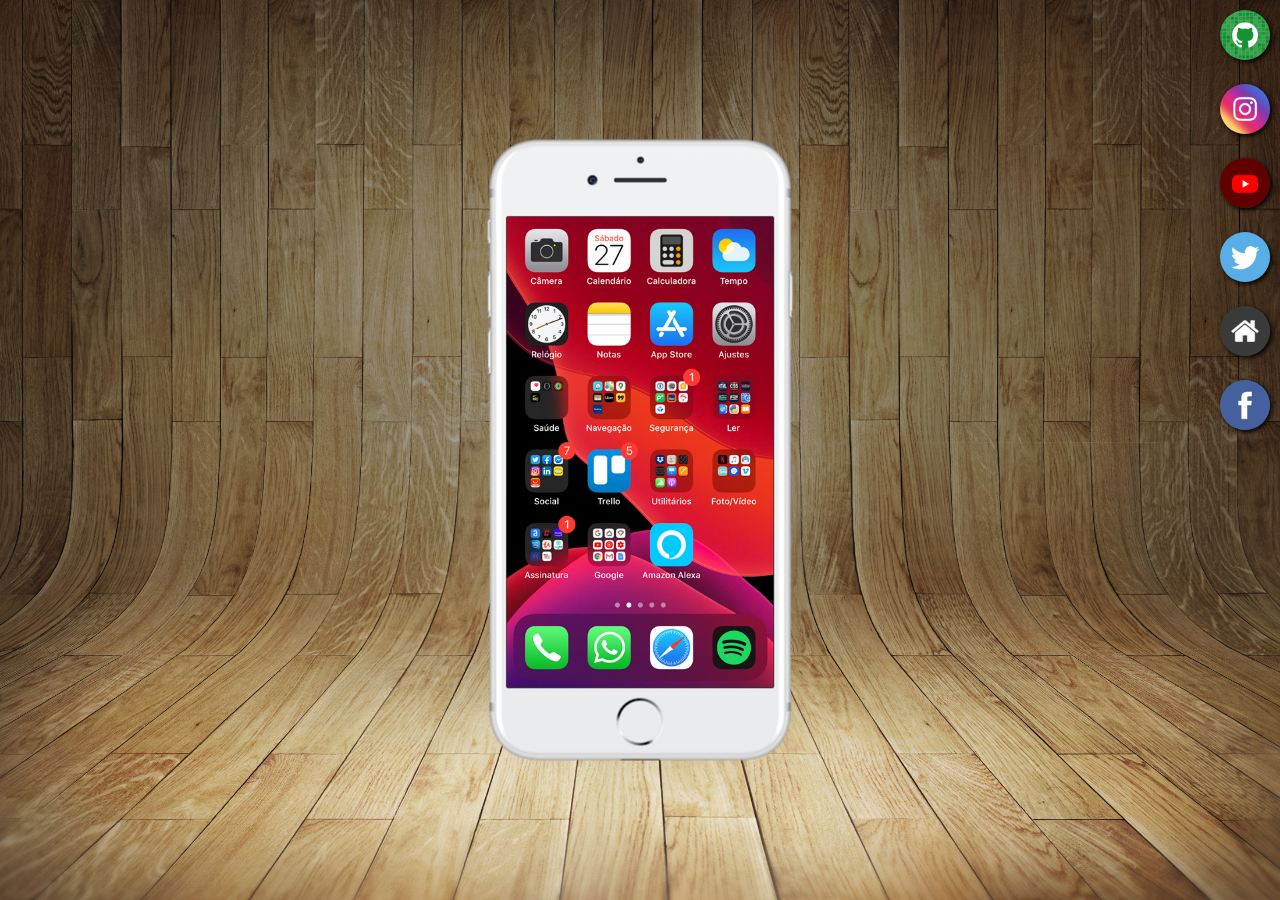
<file: index.html>
<!DOCTYPE html>
<html lang="pt-br">
<head>
    <meta charset="UTF-8">
    <meta name="viewport" content="width=device-width, initial-scale=1.0">
    <link rel="shortcut icon" href="favicon.ico" type="image/x-icon">
    <title>Projeto Redes Sociais</title>
    <link rel="stylesheet" href="estilos/style.css">
</head>
<body>
     <main>
        <section id="telefone">
            <iframe src="home.html" frameborder="0" name="tela" id="tela"></iframe>
            
        </section>
        <section id="redes">
            <a href="github.html" target="tela"><img src="imagens/logo-github.jpg" alt=""></a><br>
            <a href="instagram.html" target="tela"><img src="imagens/logo-instagram.jpg" alt=""></a><br>
            <a href="youtube.html" target="tela"> <img src="imagens/logo-youtube.jpg" alt=""></a><br>
            <a href="twitter.html" target="tela"><img src="imagens/logo-twitter.jpg" alt=""></a><br>
            <a href="home.html" target="tela"><img src="imagens/logo-home.jpg" alt=""></a><br>
            <a href="facebook.html" target="tela"> <img src="imagens/logo-facebook.jpg" alt=""></a>
        </section>
     </main>
</body>
</html>
</file>
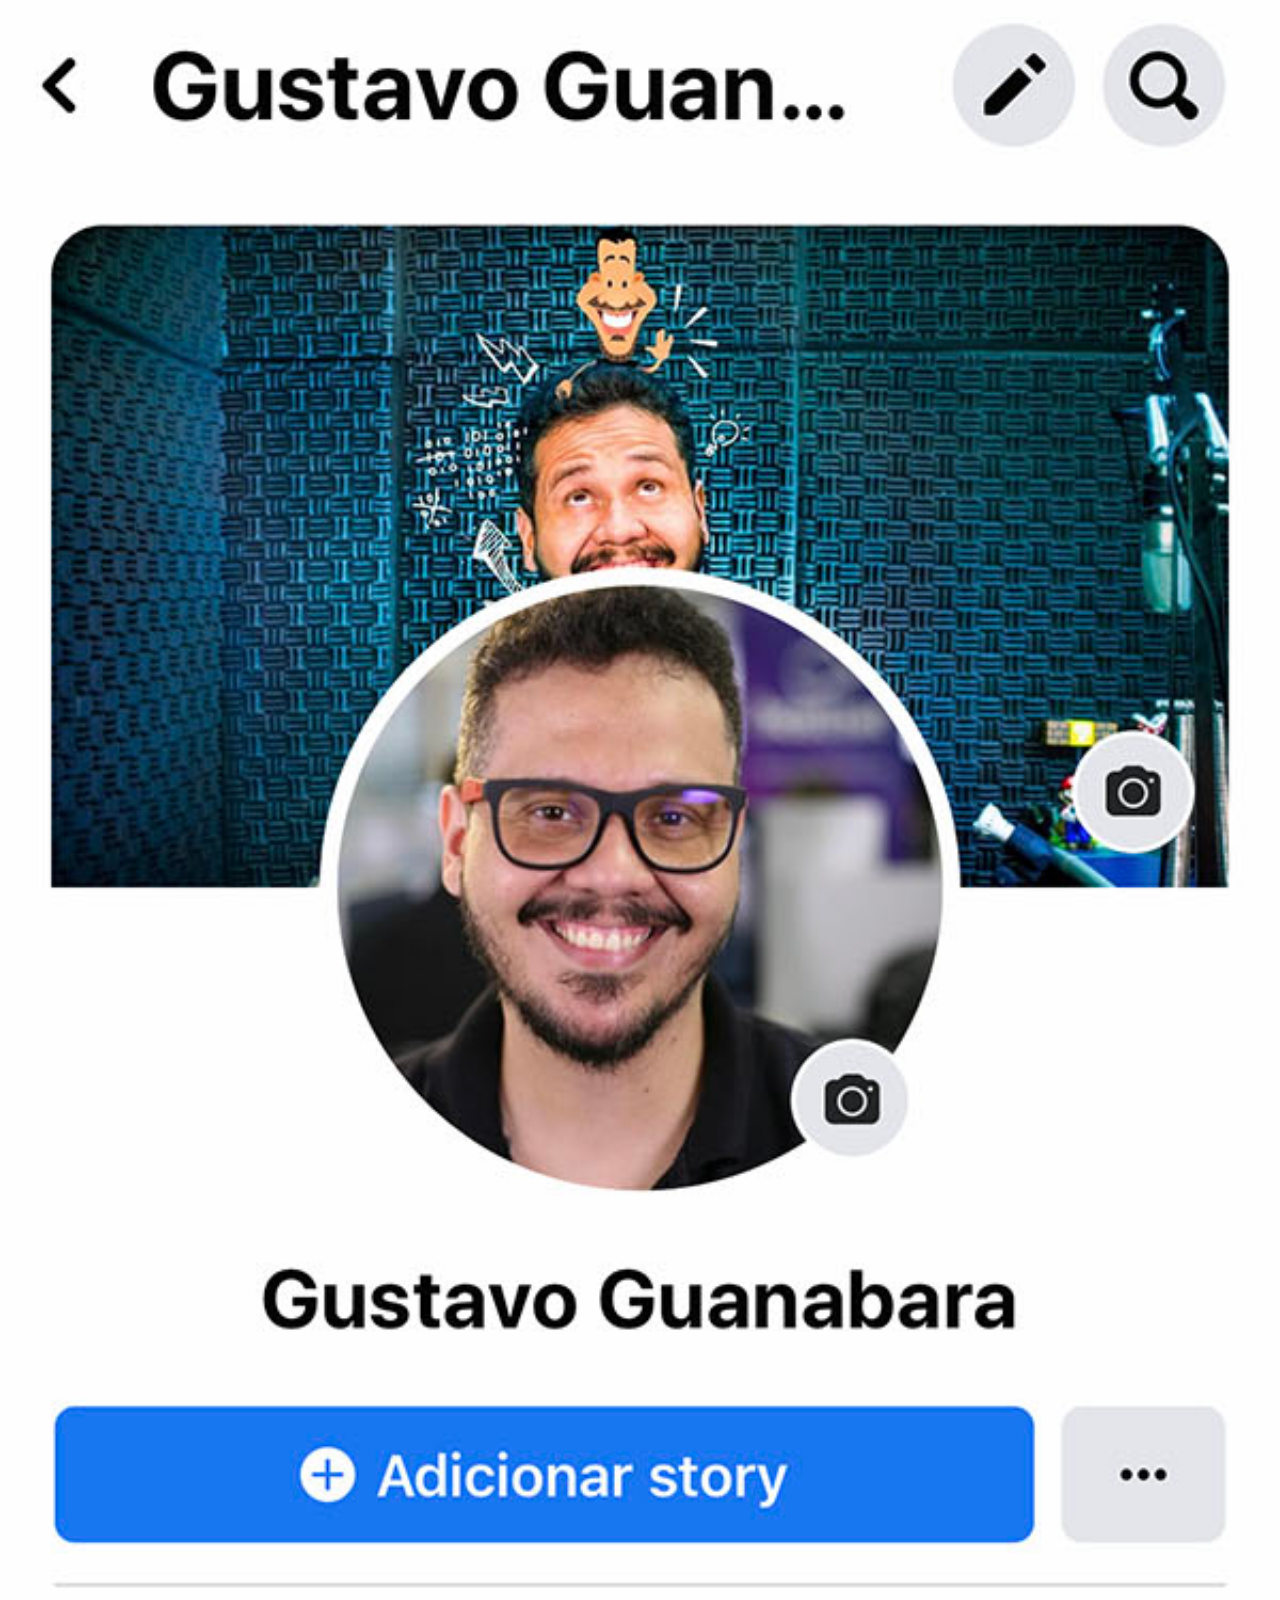
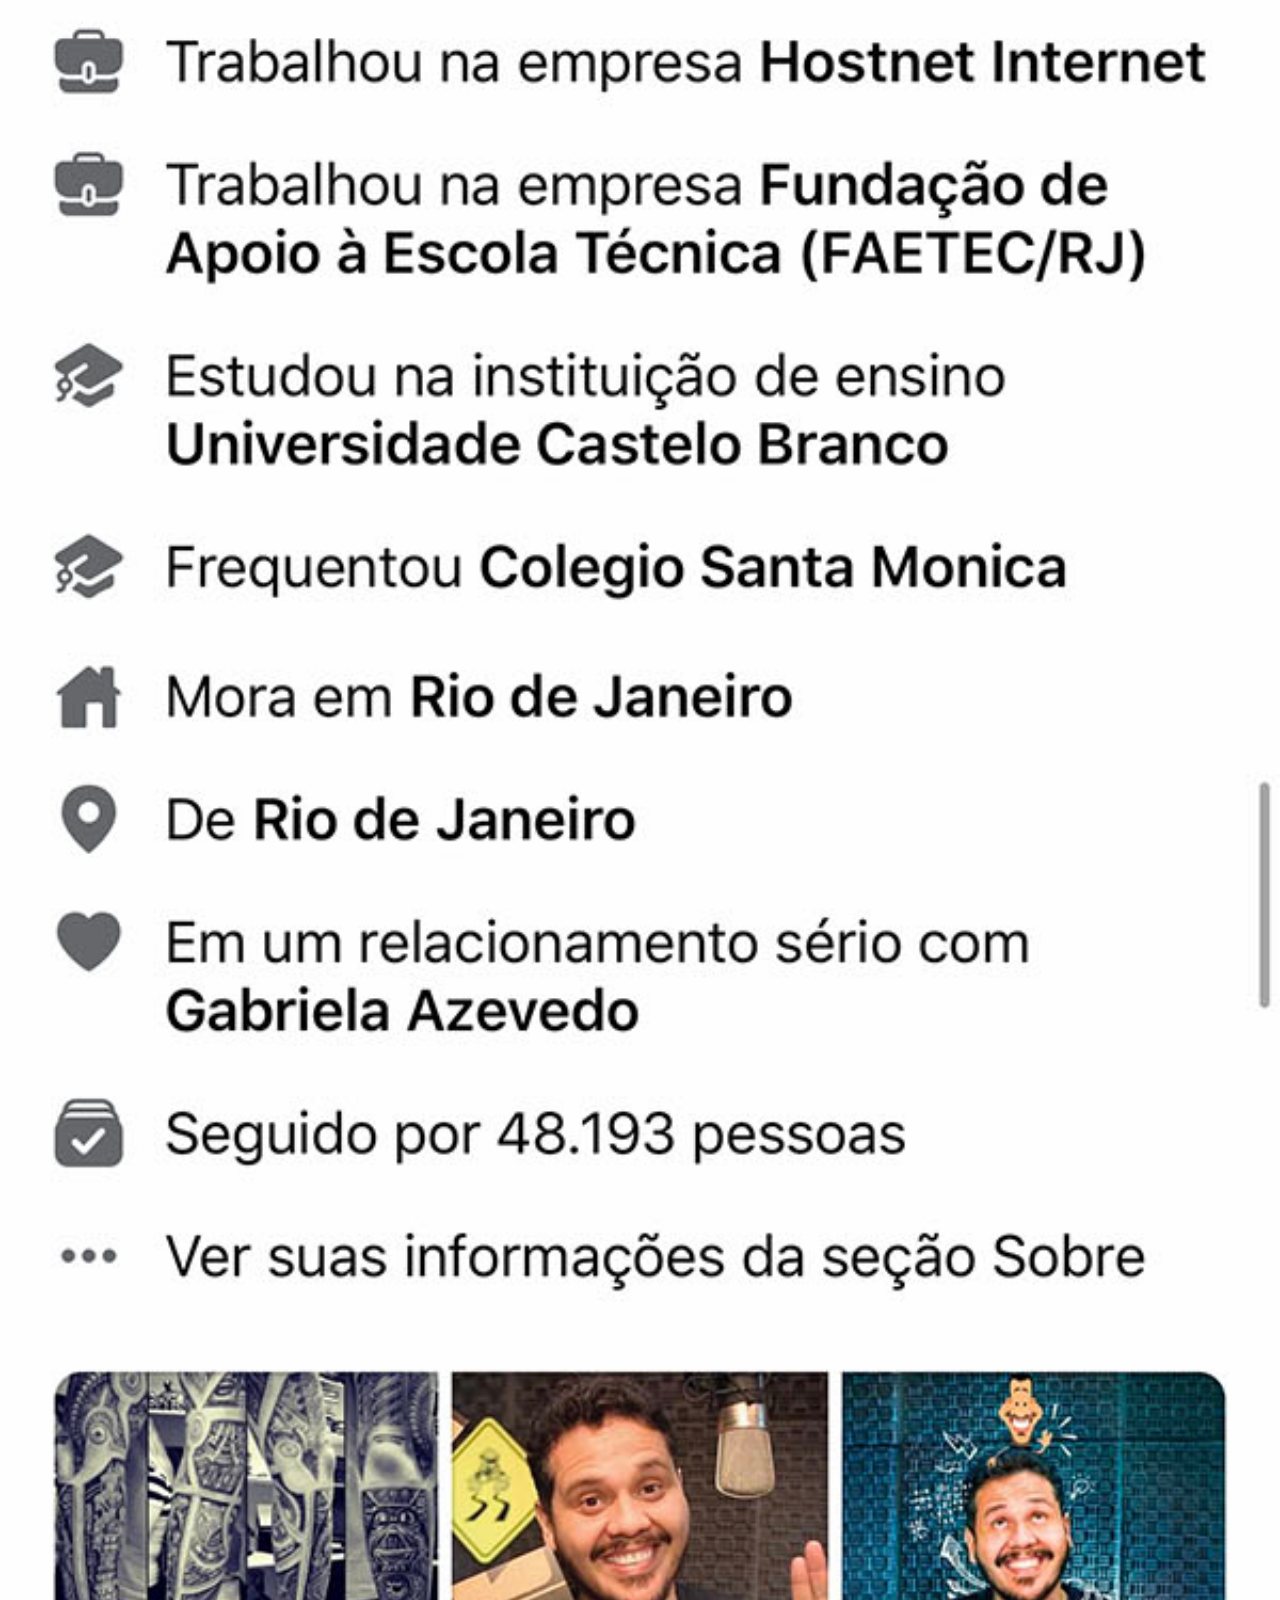
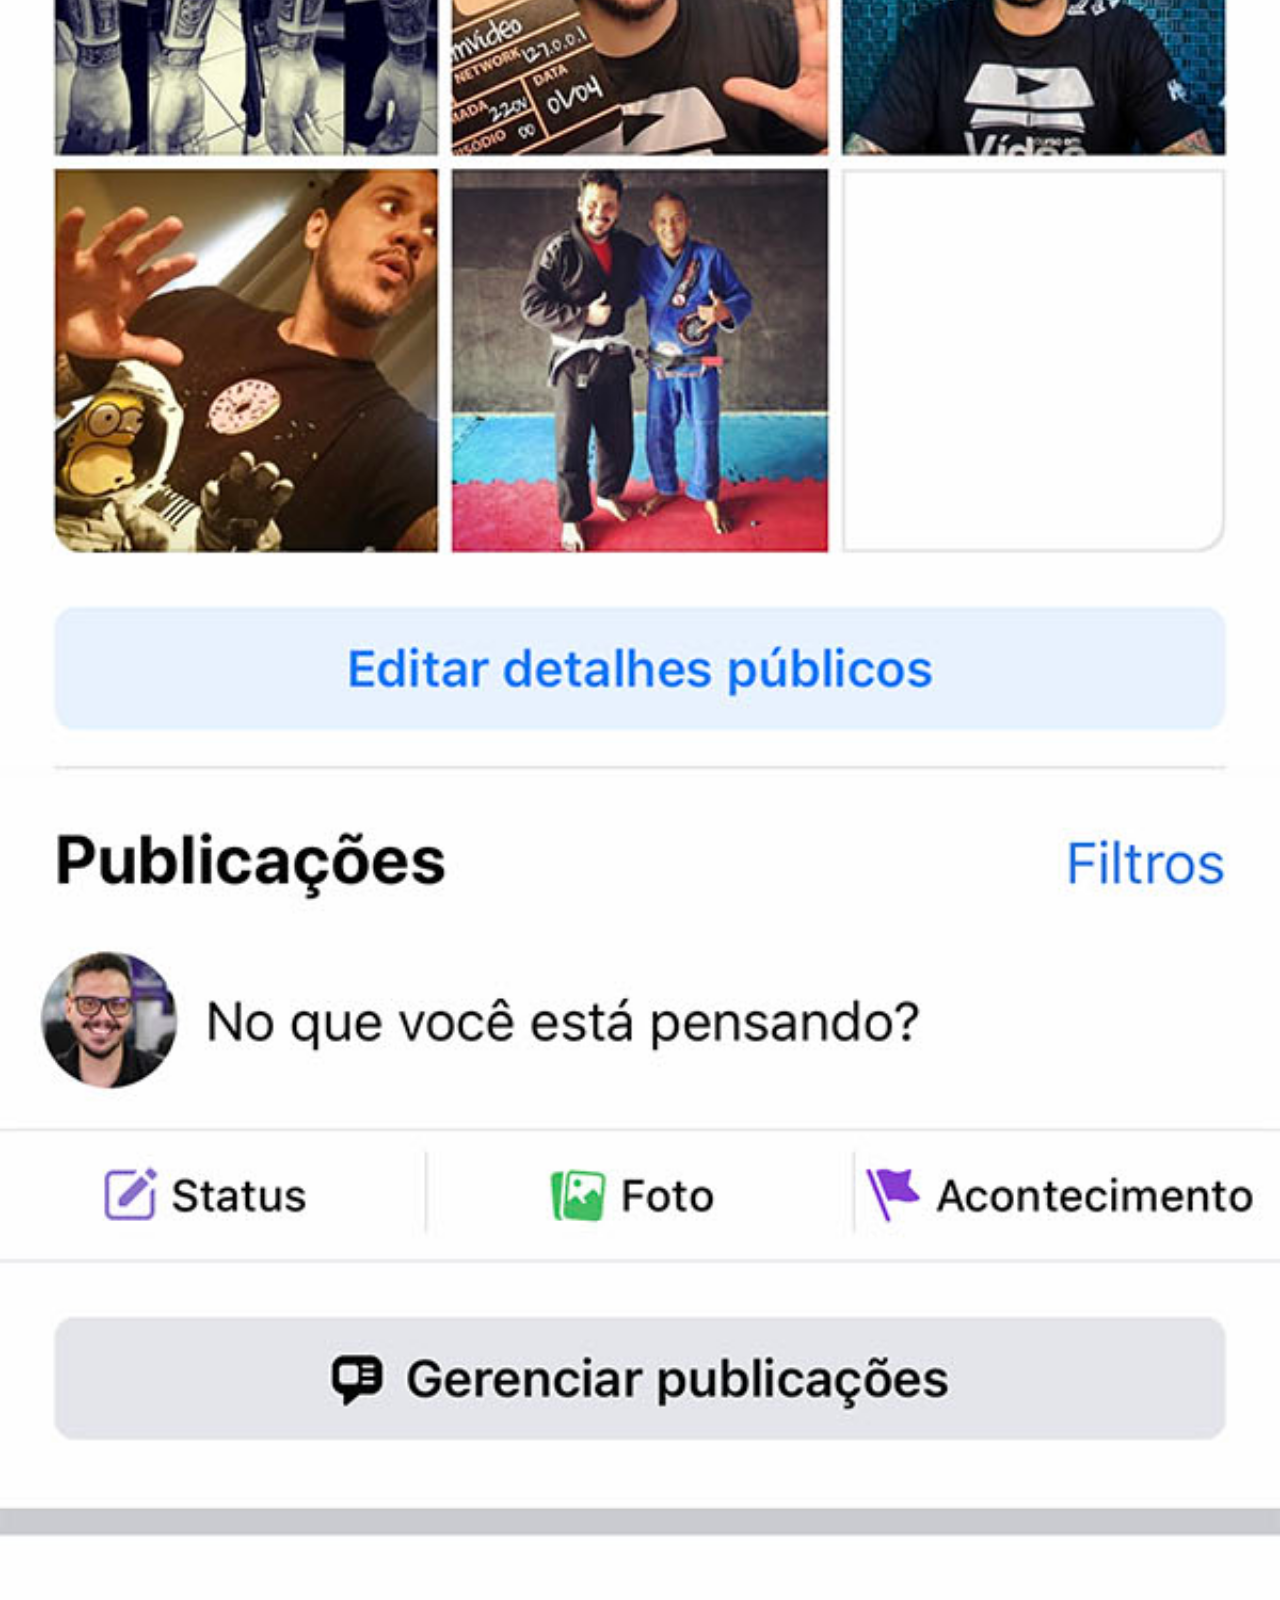
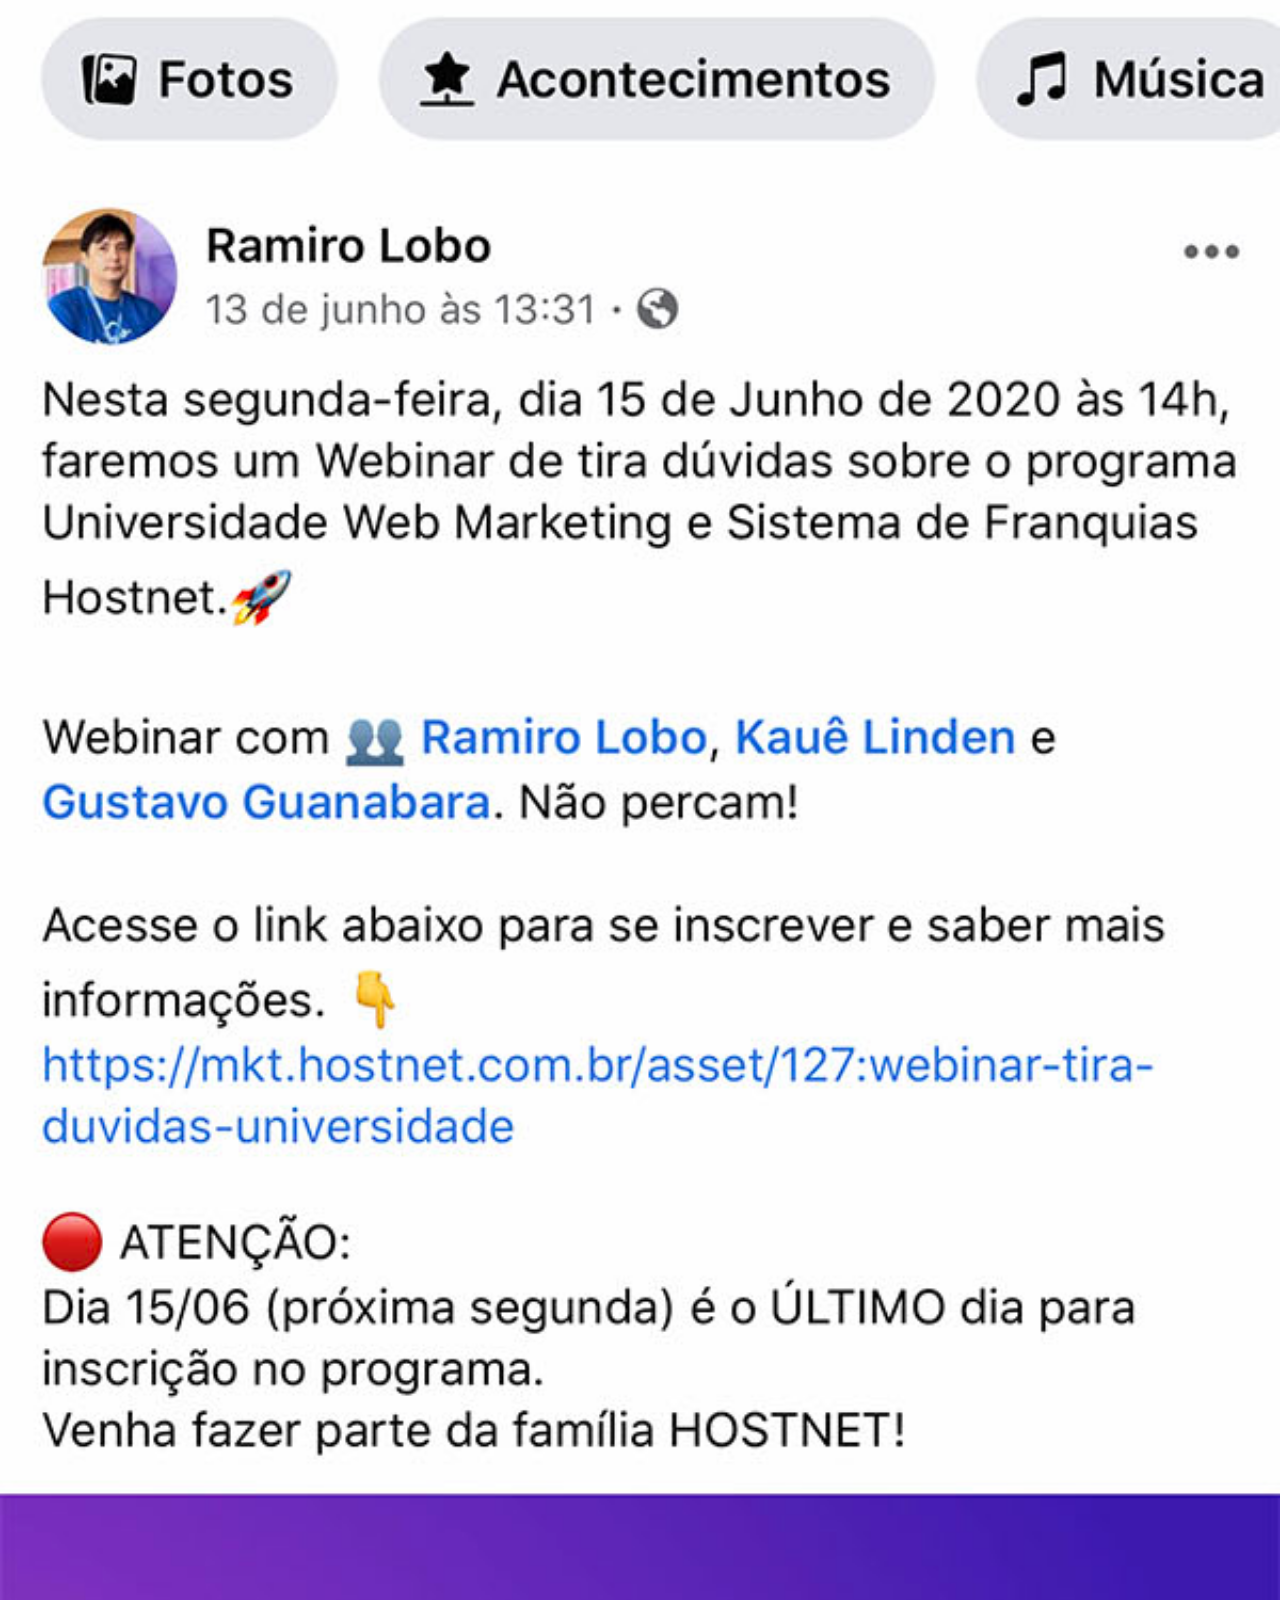
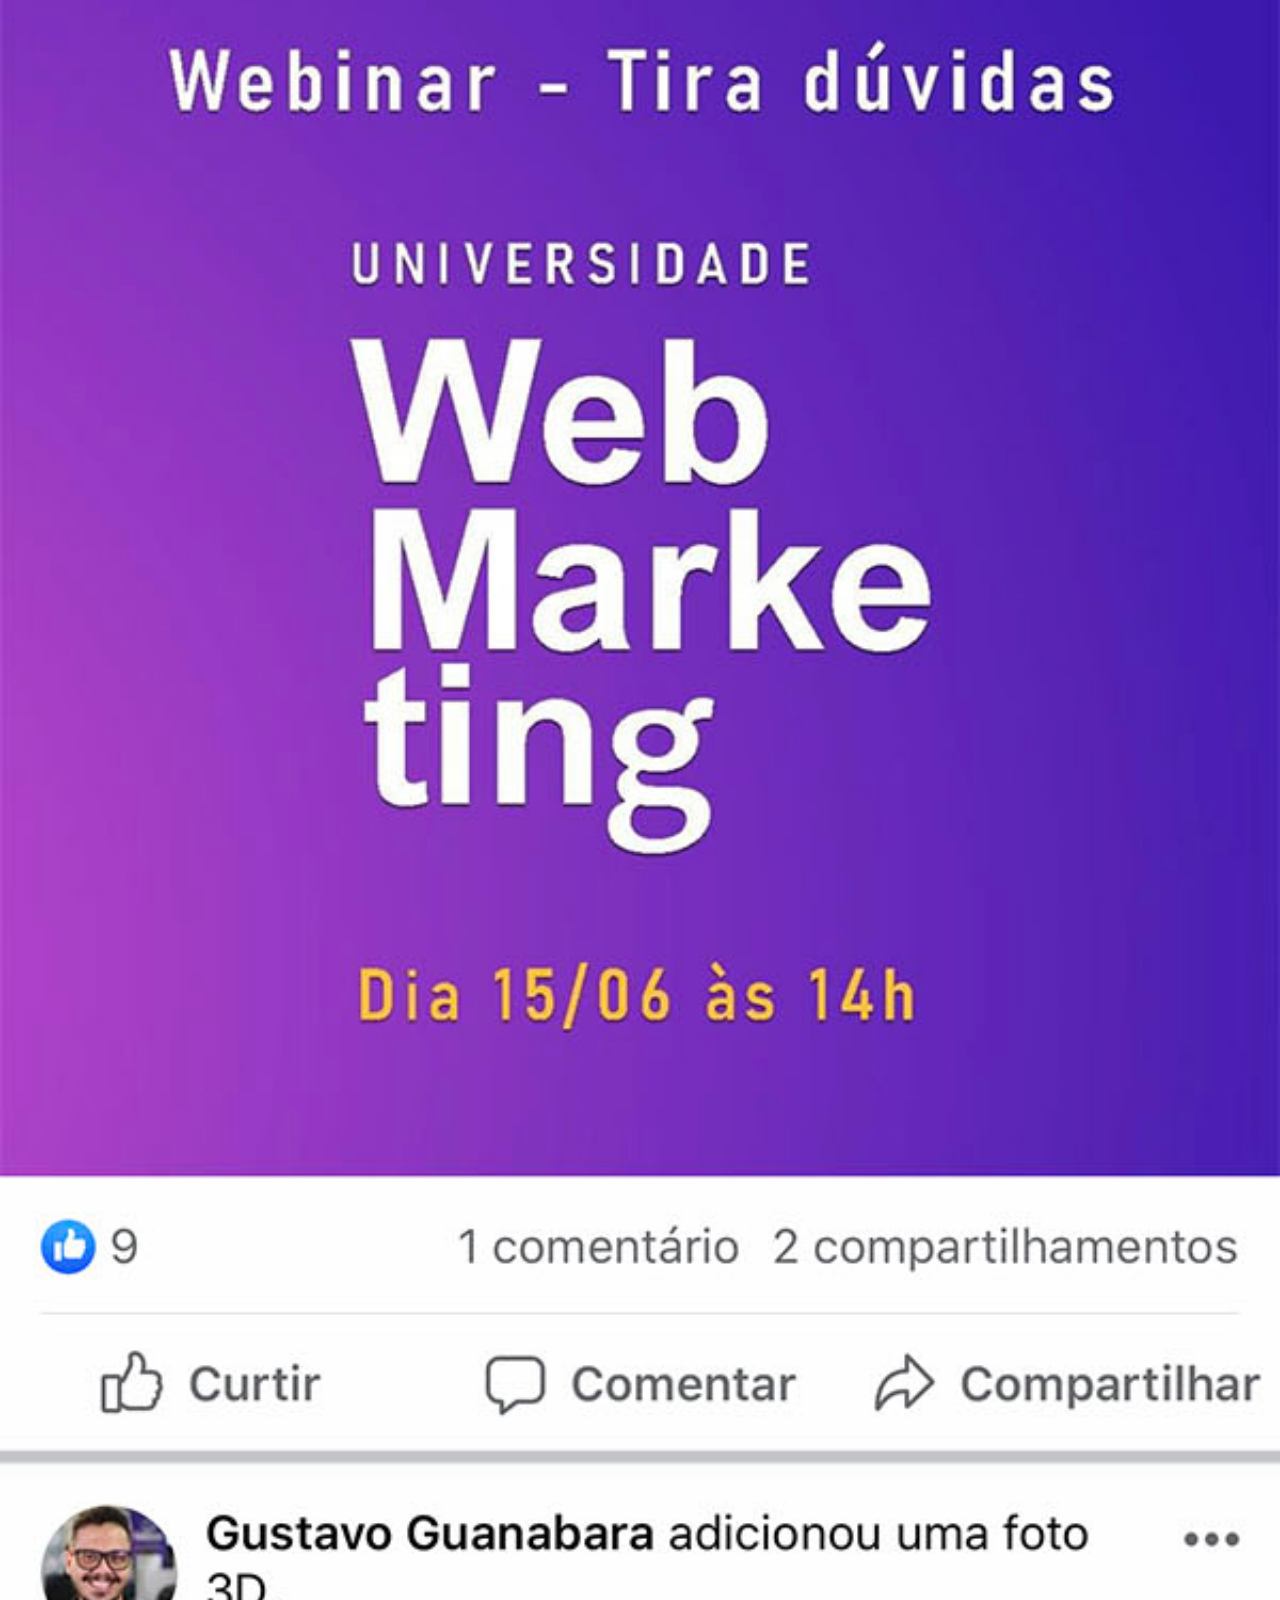
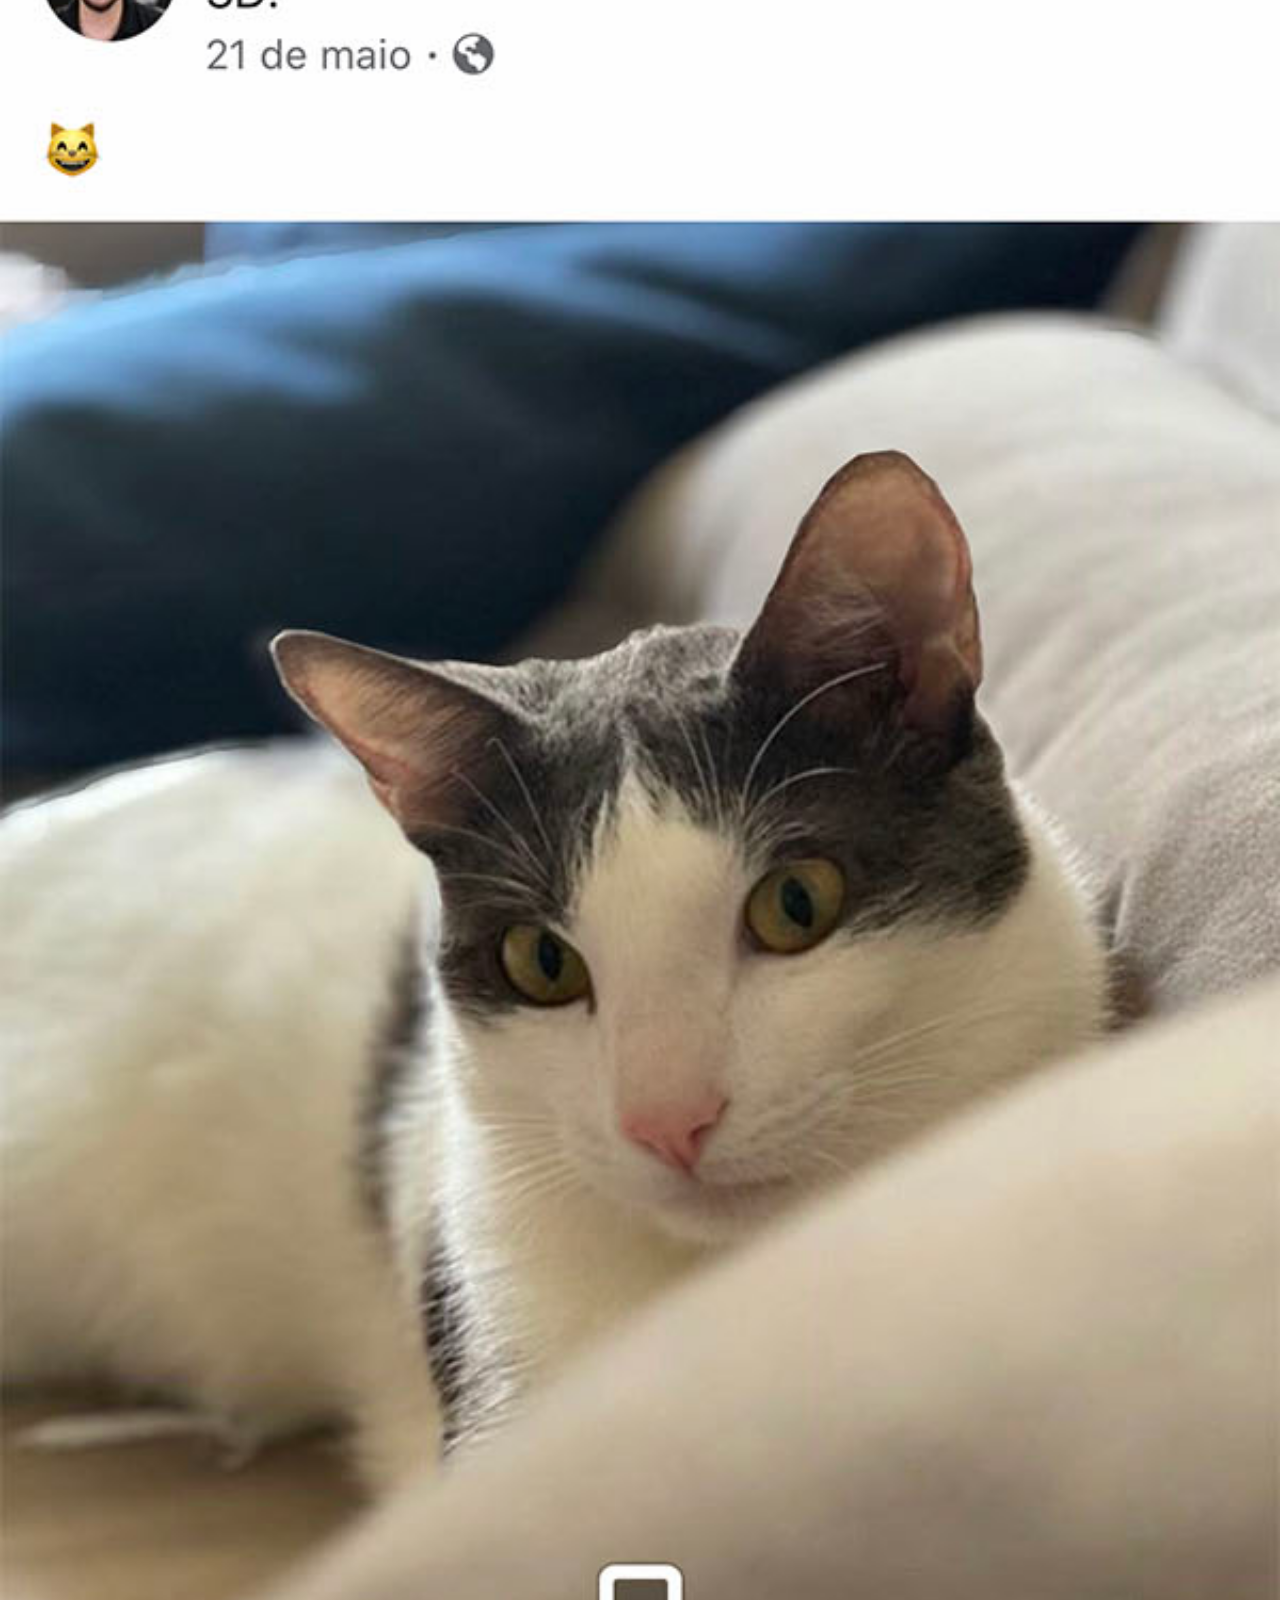
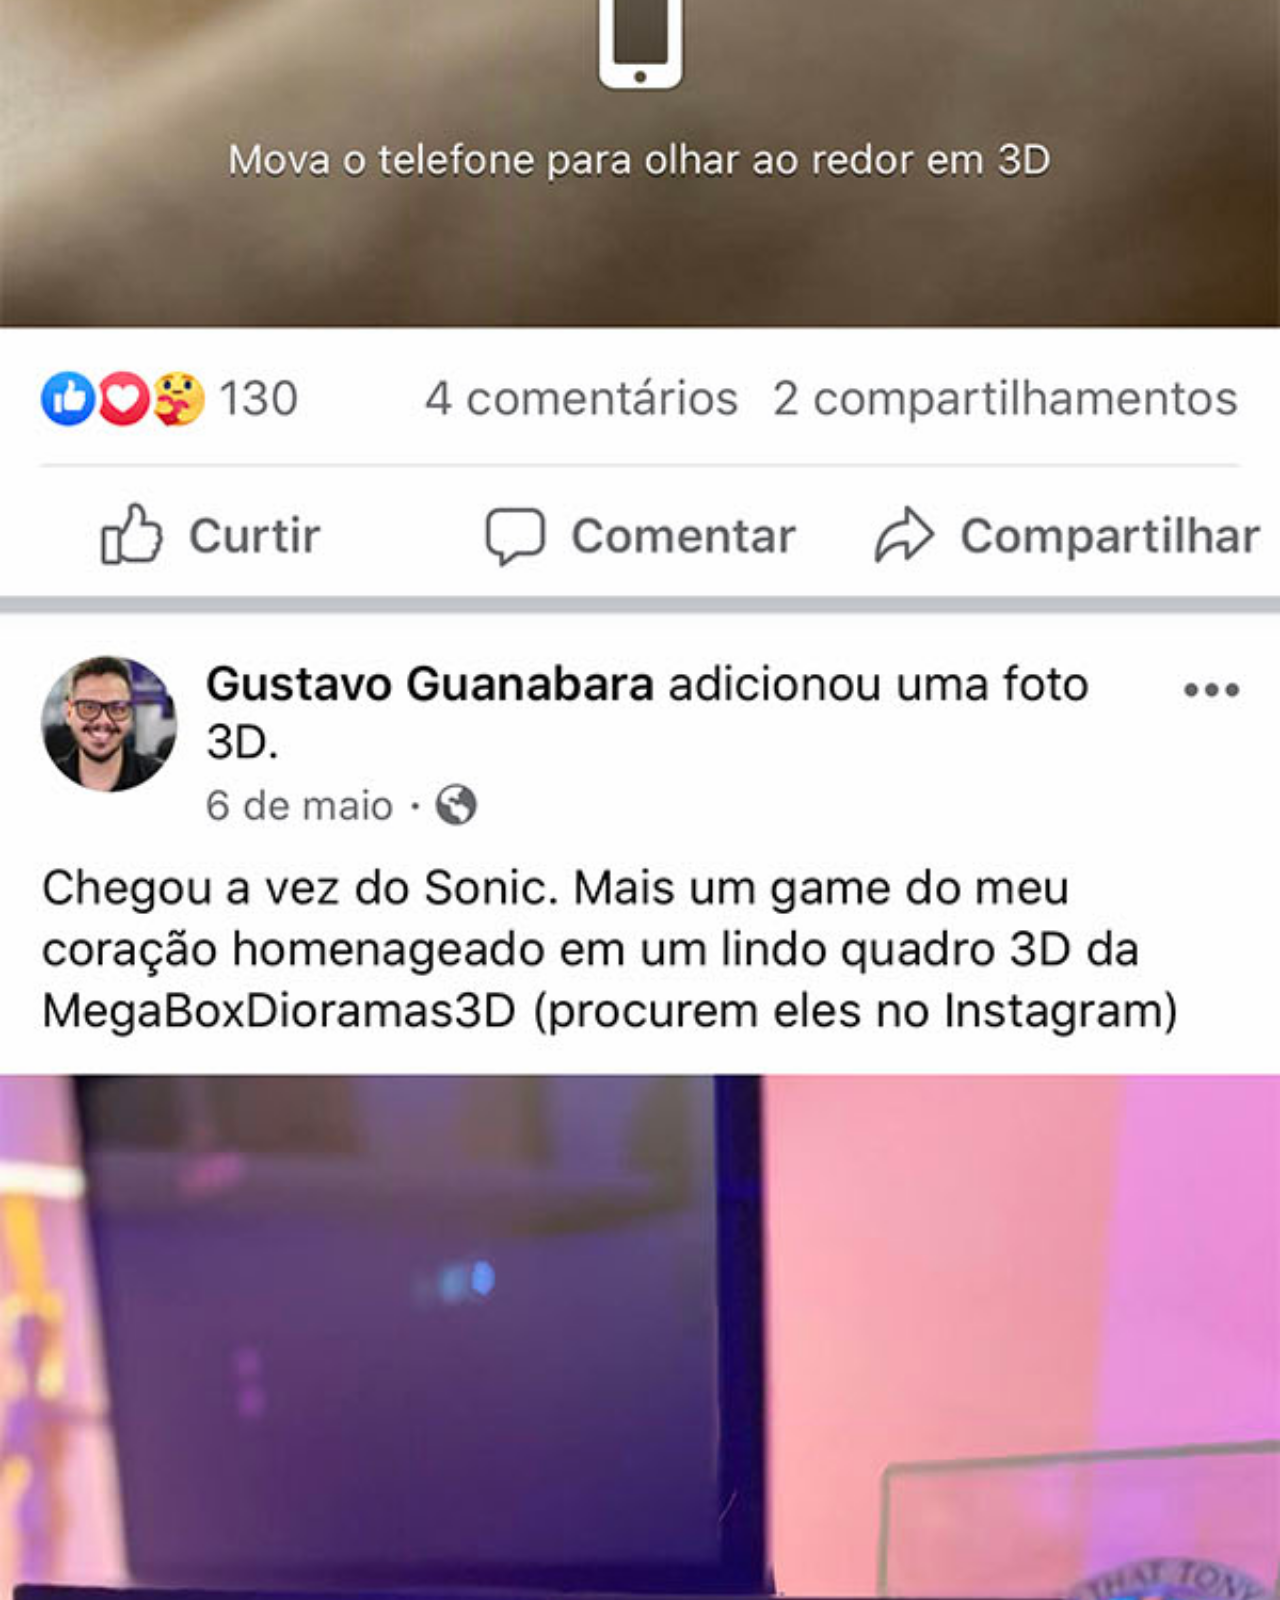
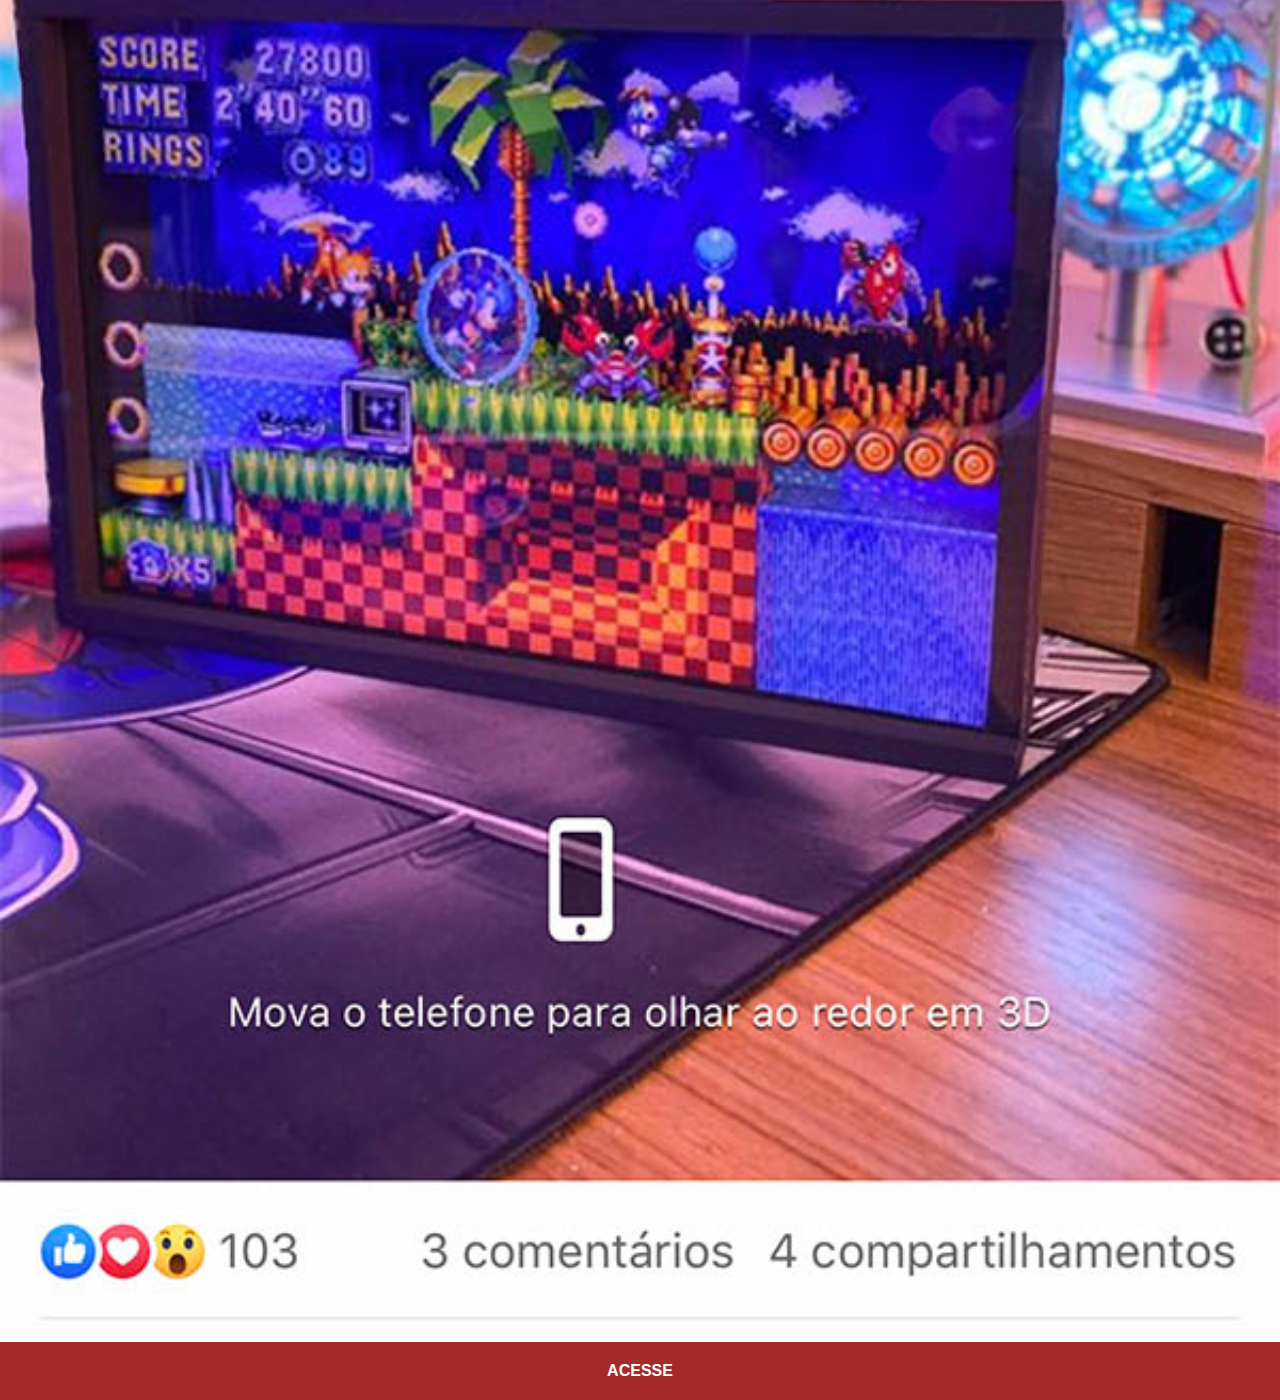
<file: facebook.html>
<!DOCTYPE html>
<html lang="pt-br">
<head>
    <meta charset="UTF-8">
    <meta name="viewport" content="width=device-width, initial-scale=1.0">
    <title>Facebook</title>
    <link rel="stylesheet" href="style2.css">
</head>
<body>
    <img src="imagens/tela-facebook.jpg" alt="">
    <a href="">ACESSE</a>
</body>
</html>
</file>
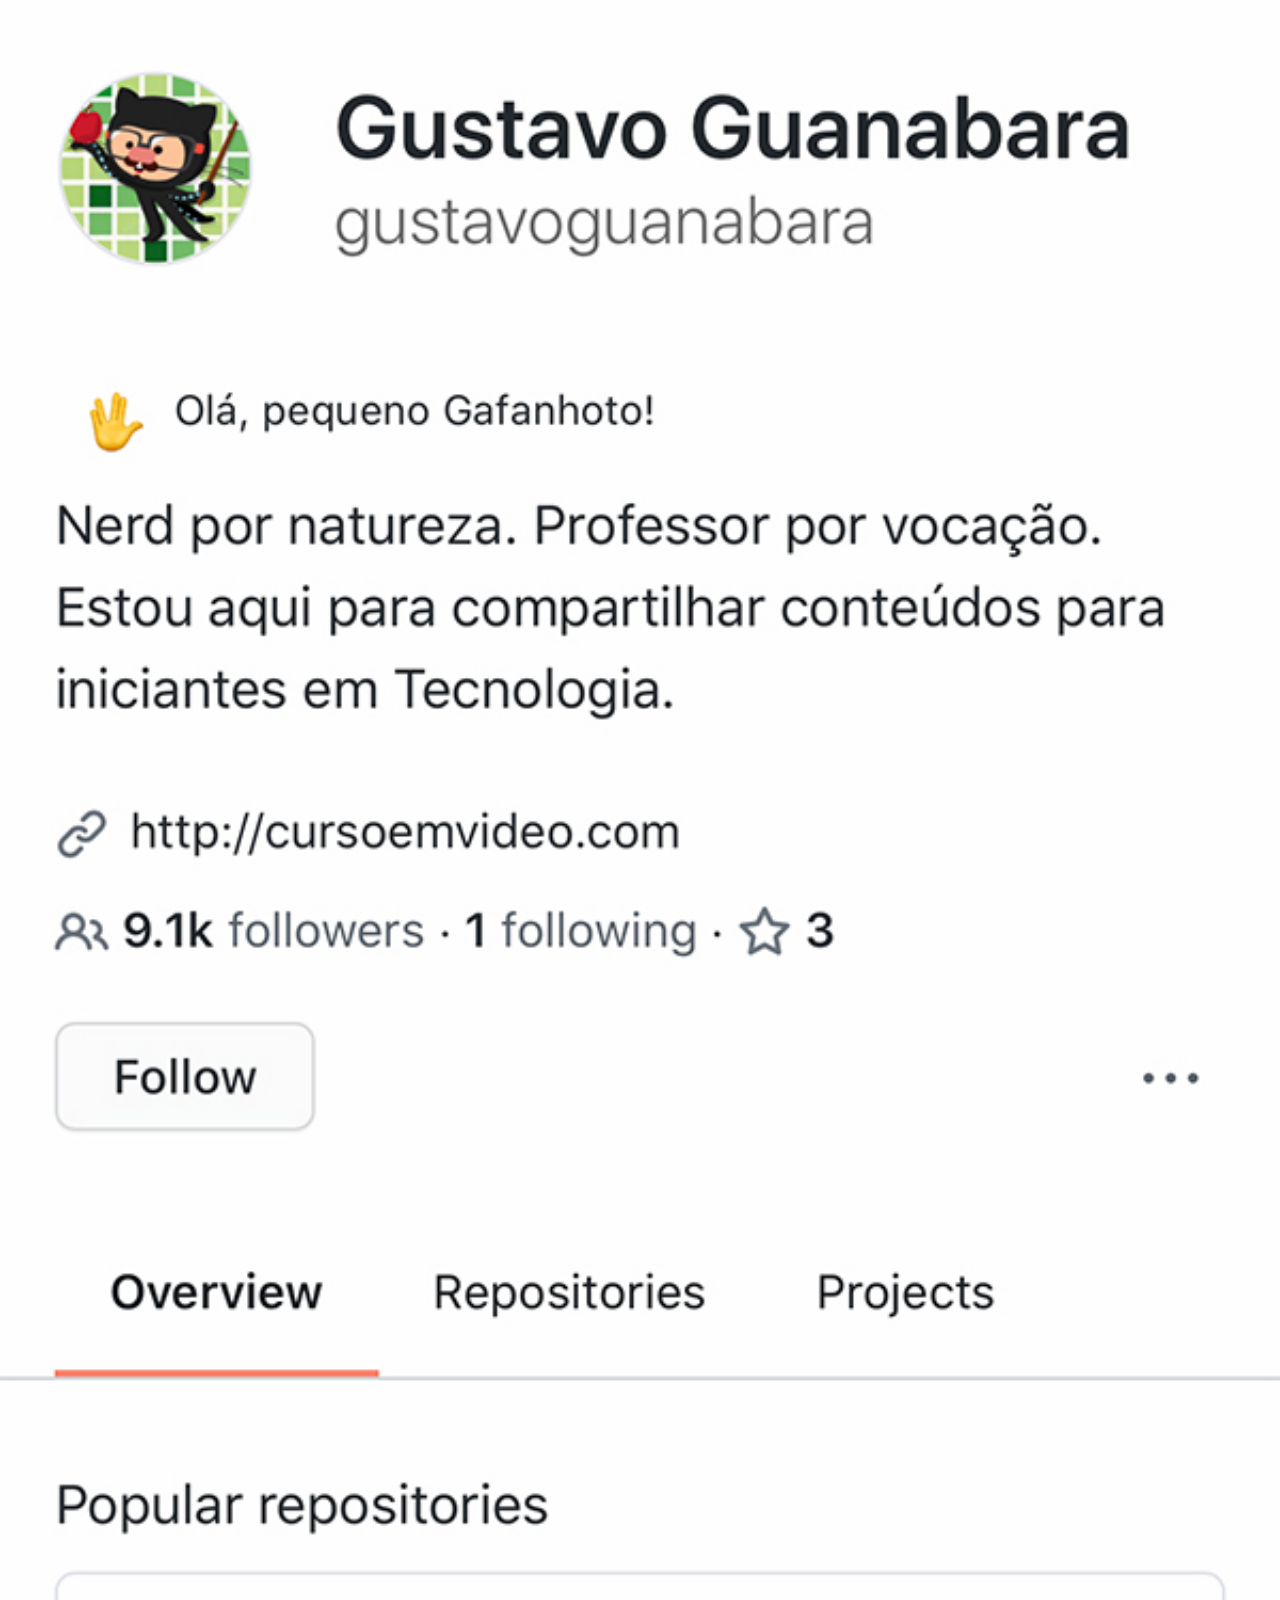
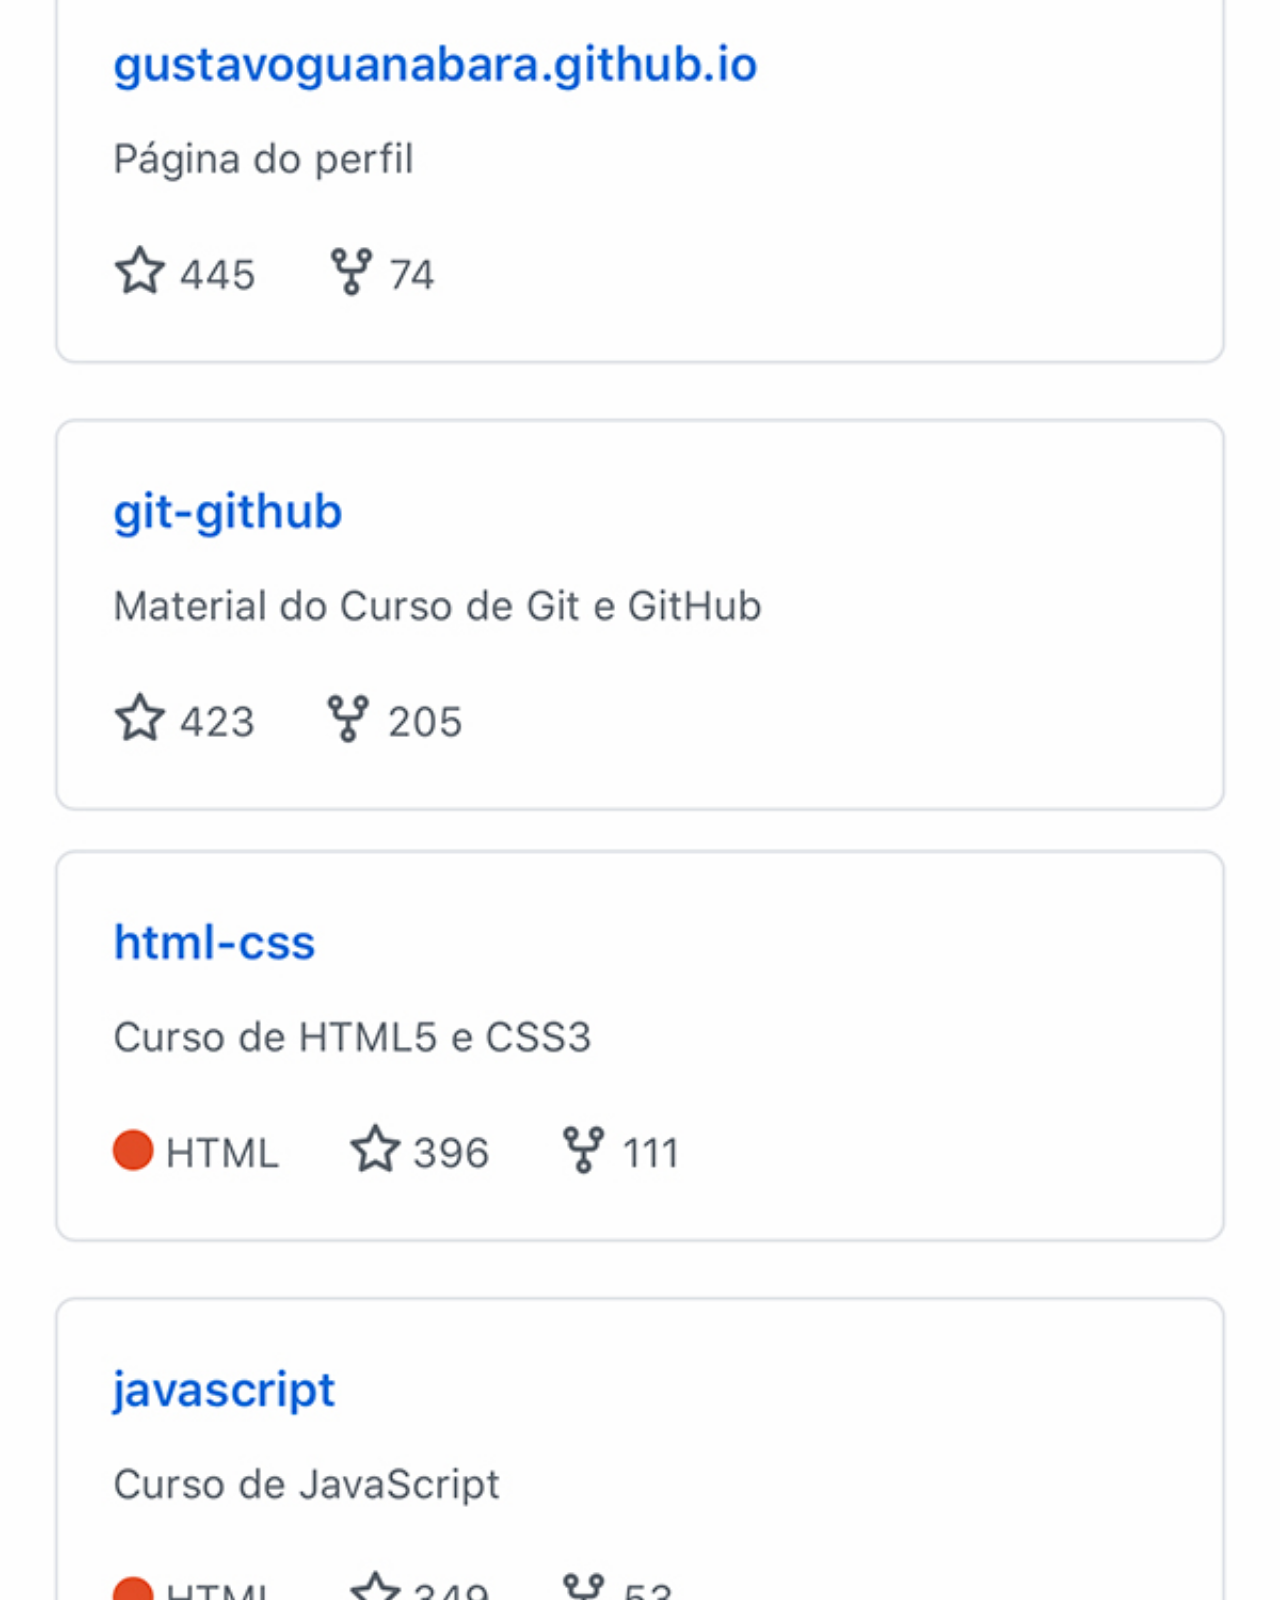
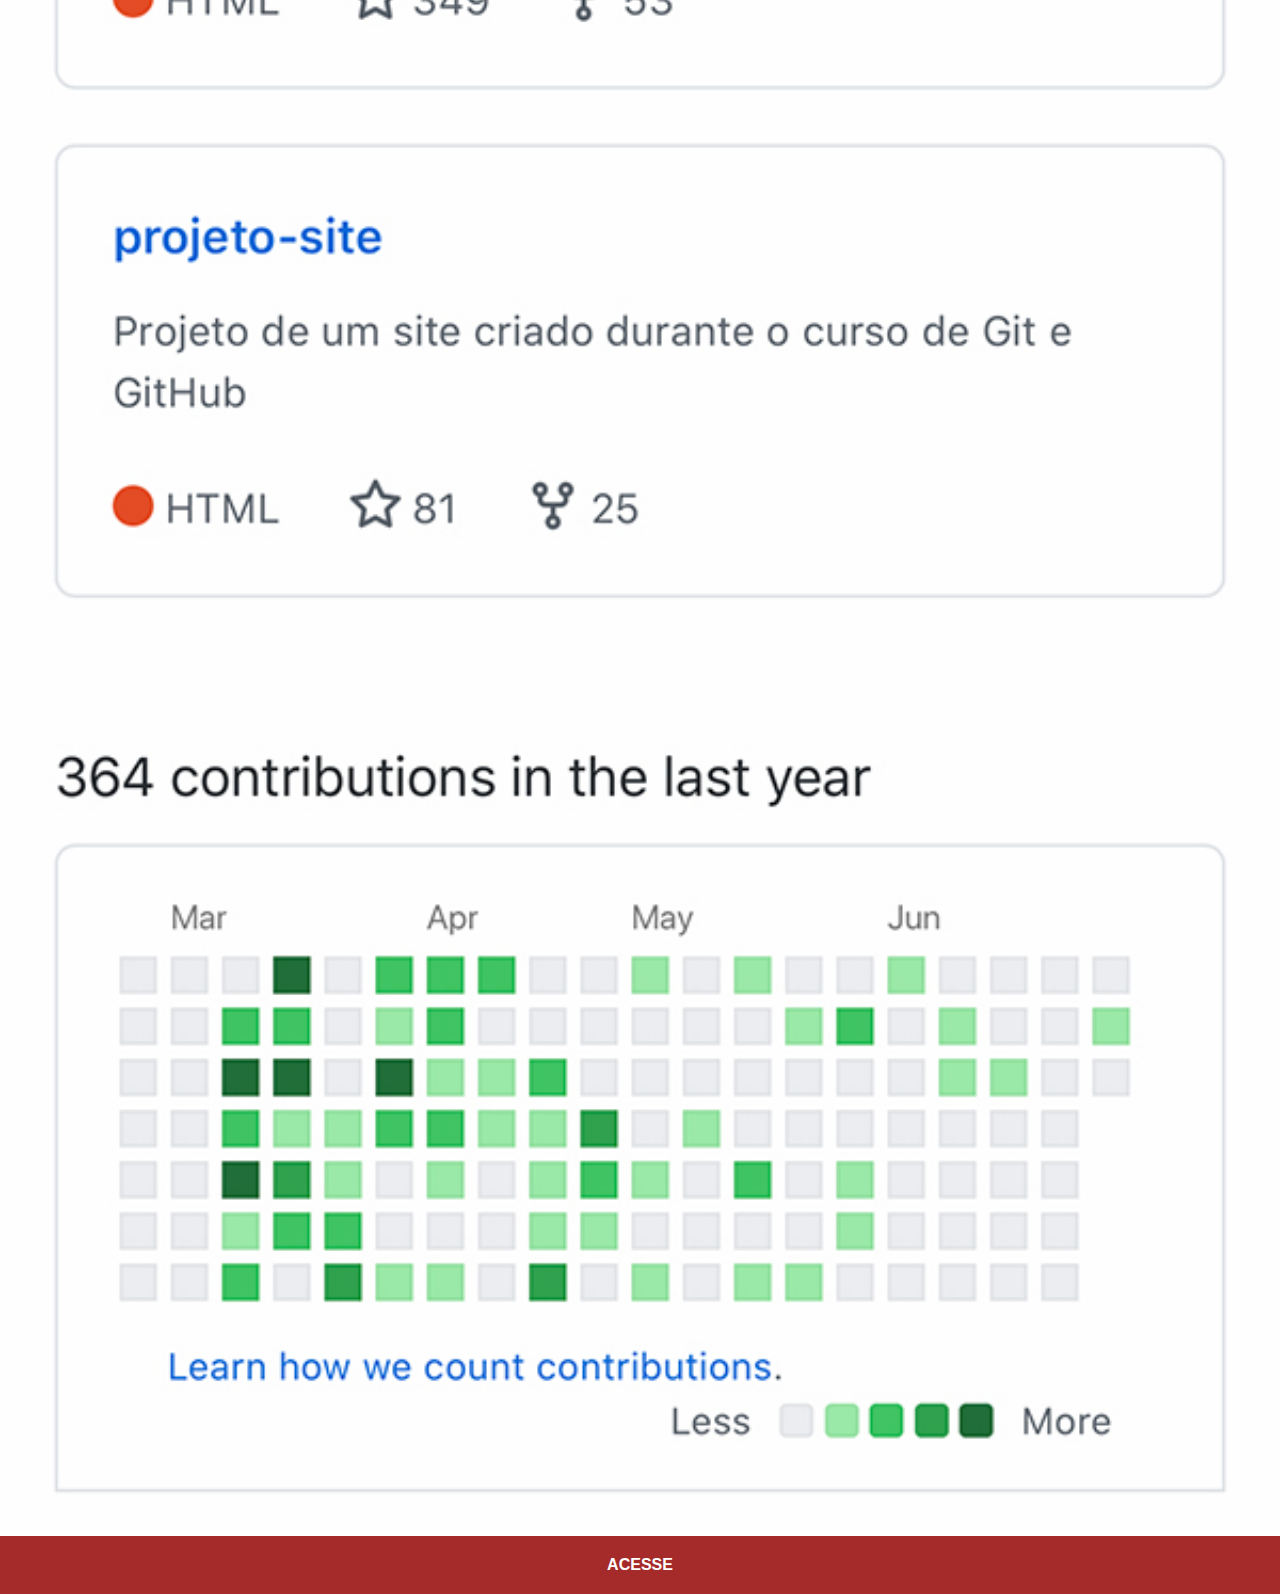
<file: github.html>
<!DOCTYPE html>
<html lang="en">
<head>
    <meta charset="UTF-8">
    <meta name="viewport" content="width=device-width, initial-scale=1.0">
    <title>Github</title>
    <link rel="stylesheet" href="style2.css">
</head>
<body>
    <img src="imagens/tela-github.jpg" alt="">
    <a href="">ACESSE</a>
</body>
</html>
</file>
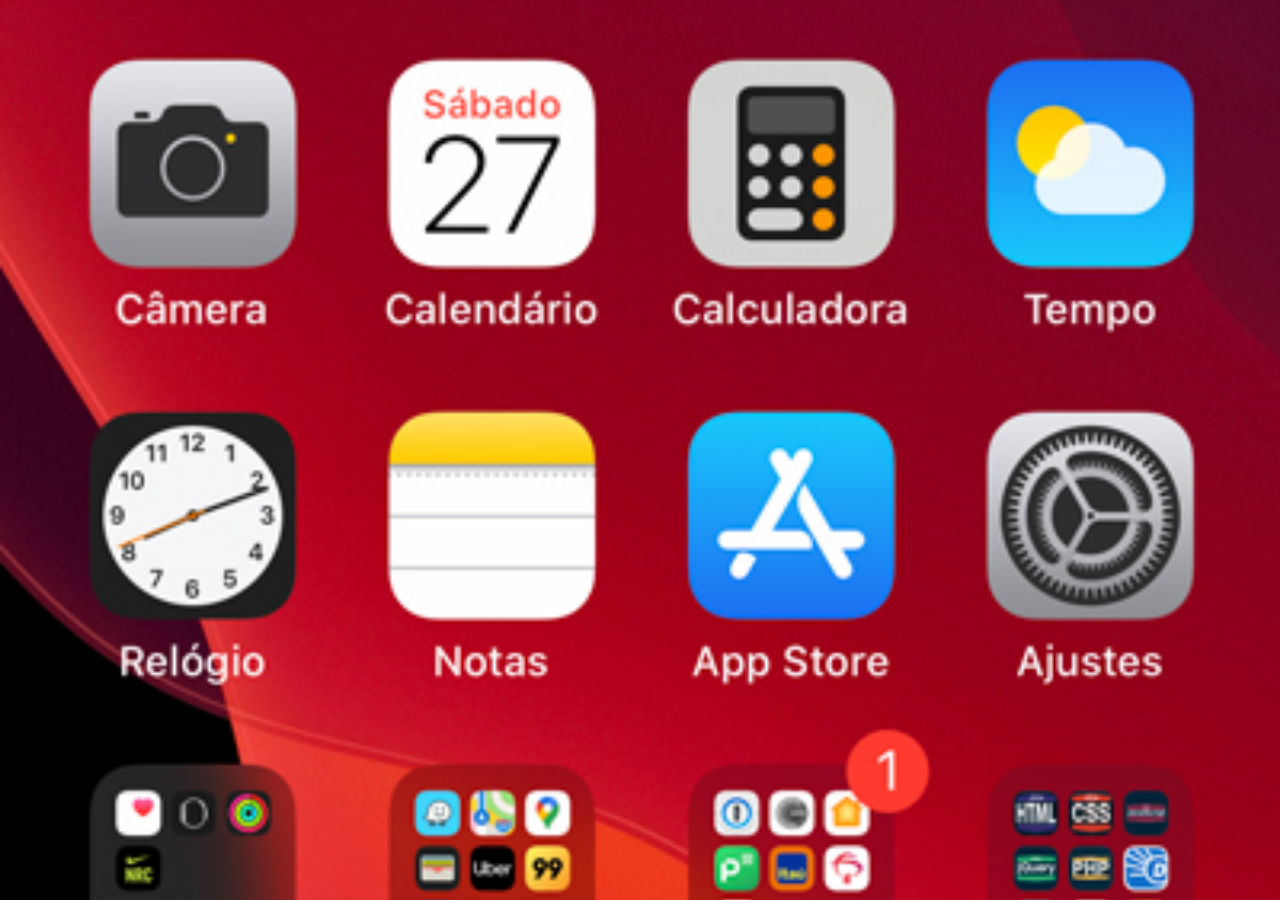
<file: home.html>
<!DOCTYPE html>
<html lang="pt-br">
<head>
    <meta charset="UTF-8">
    <meta name="viewport" content="width=device-width, initial-scale=1.0">
    <title>Home</title>
</head>
<style>
    * {
        margin: 0;
        padding: 0;
    }
    body{
        width: 50vh;
        height: 50vh;
        background: black url('imagens/tela-home.jpg') no-repeat 
        top center;
        background-size: cover;
    }
</style>
<body>
    
</body>
</html>
</file>
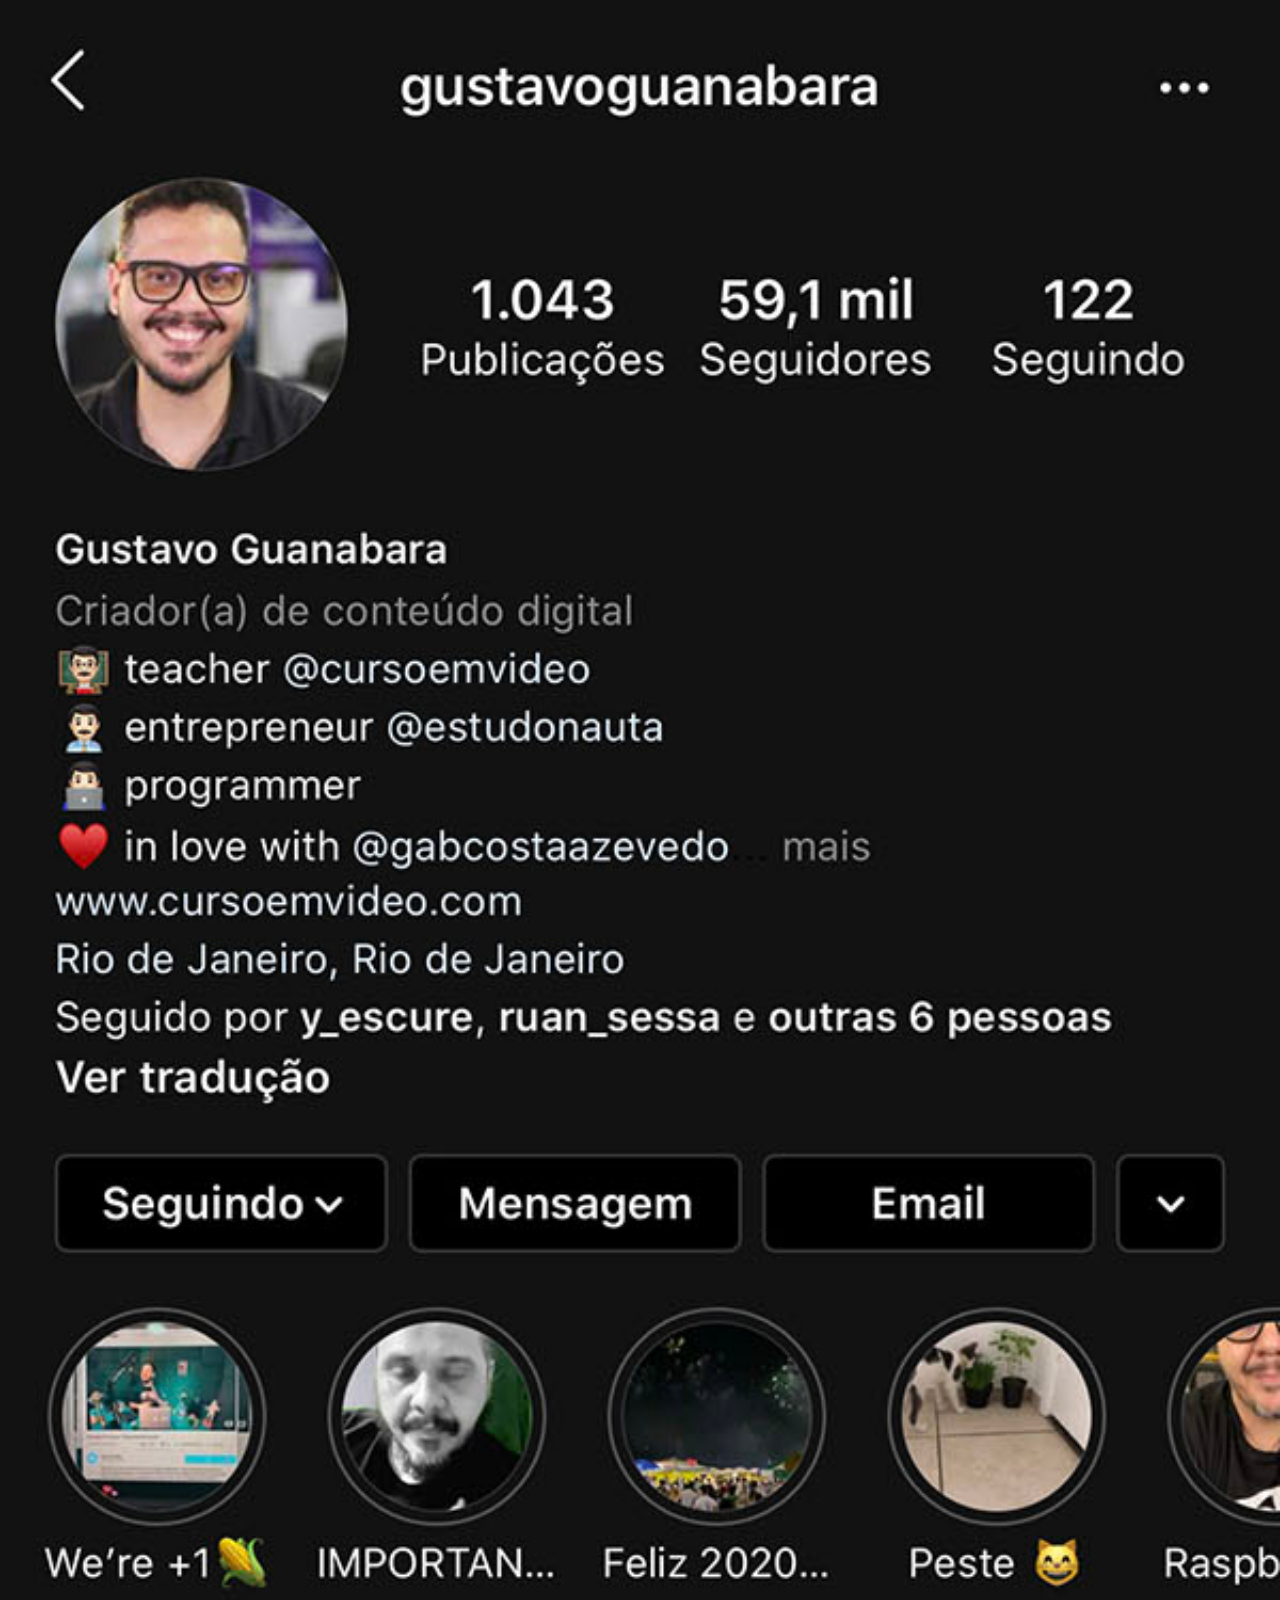
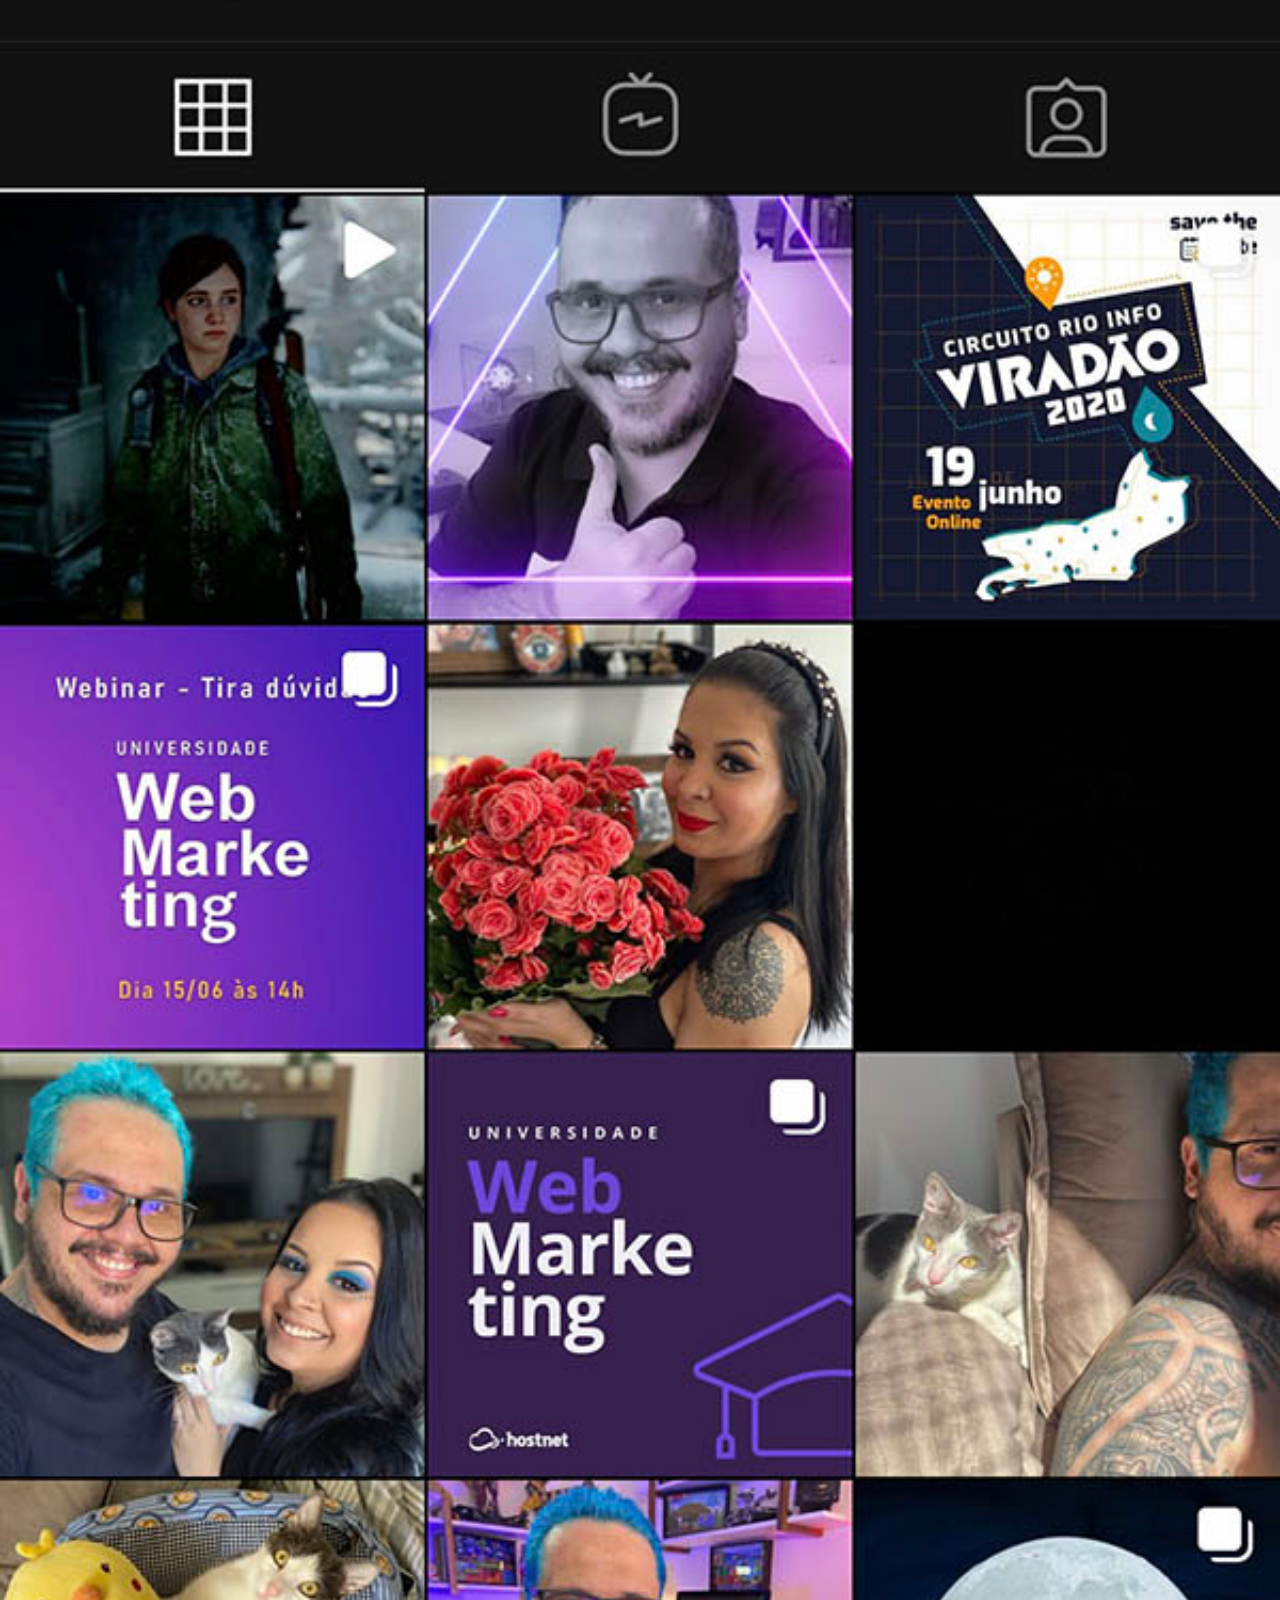
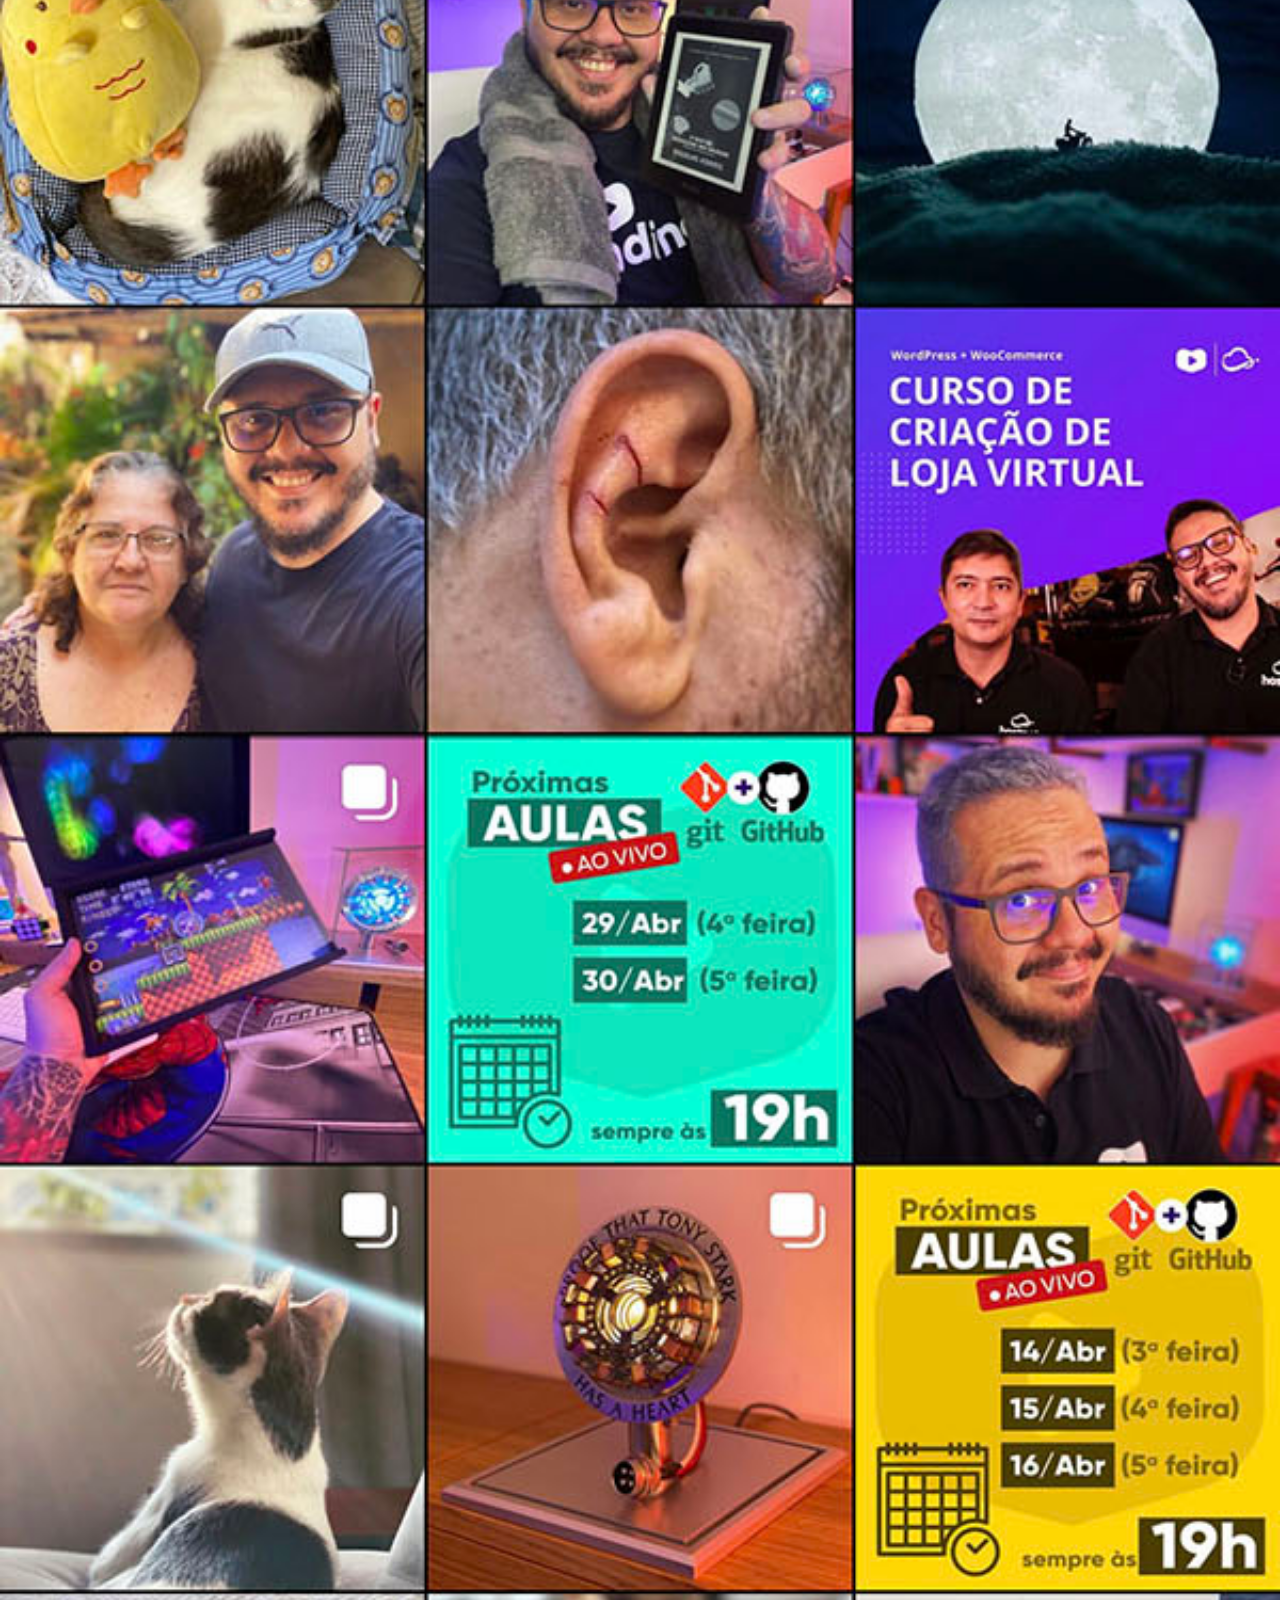
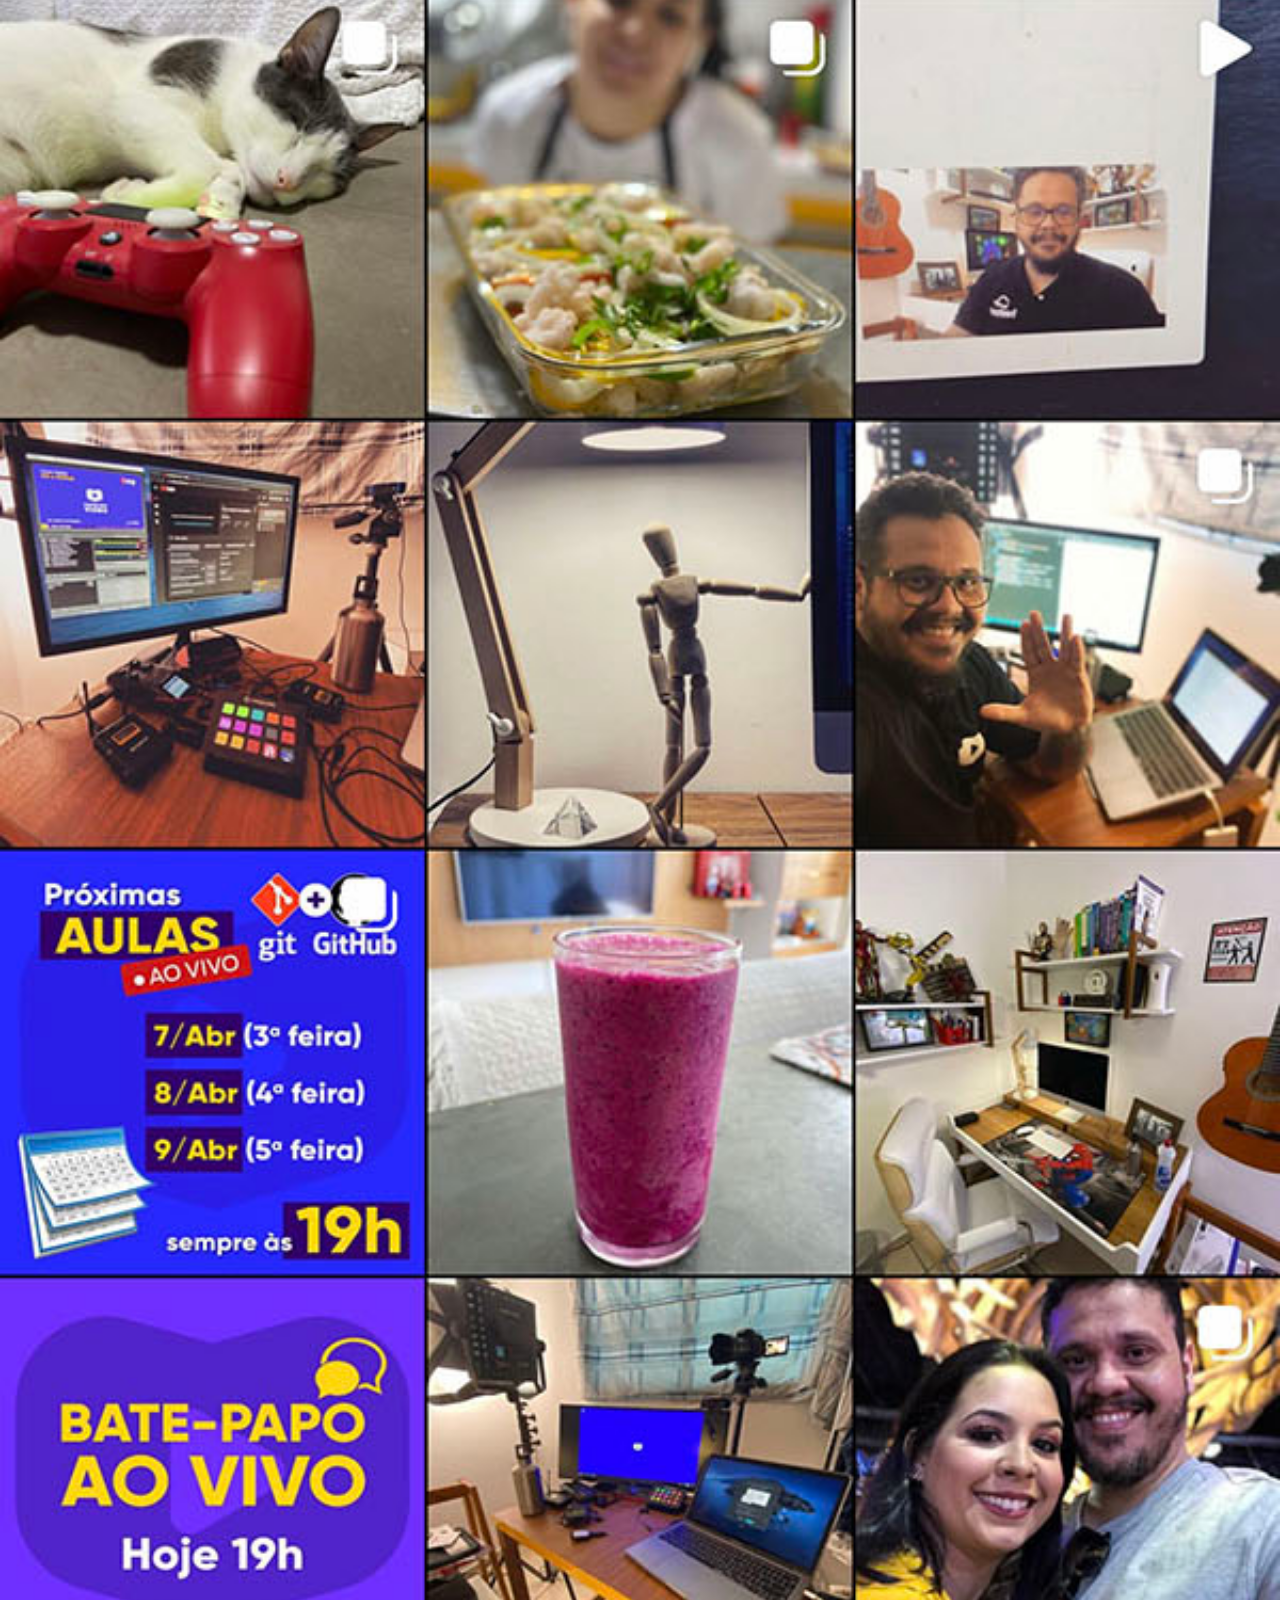
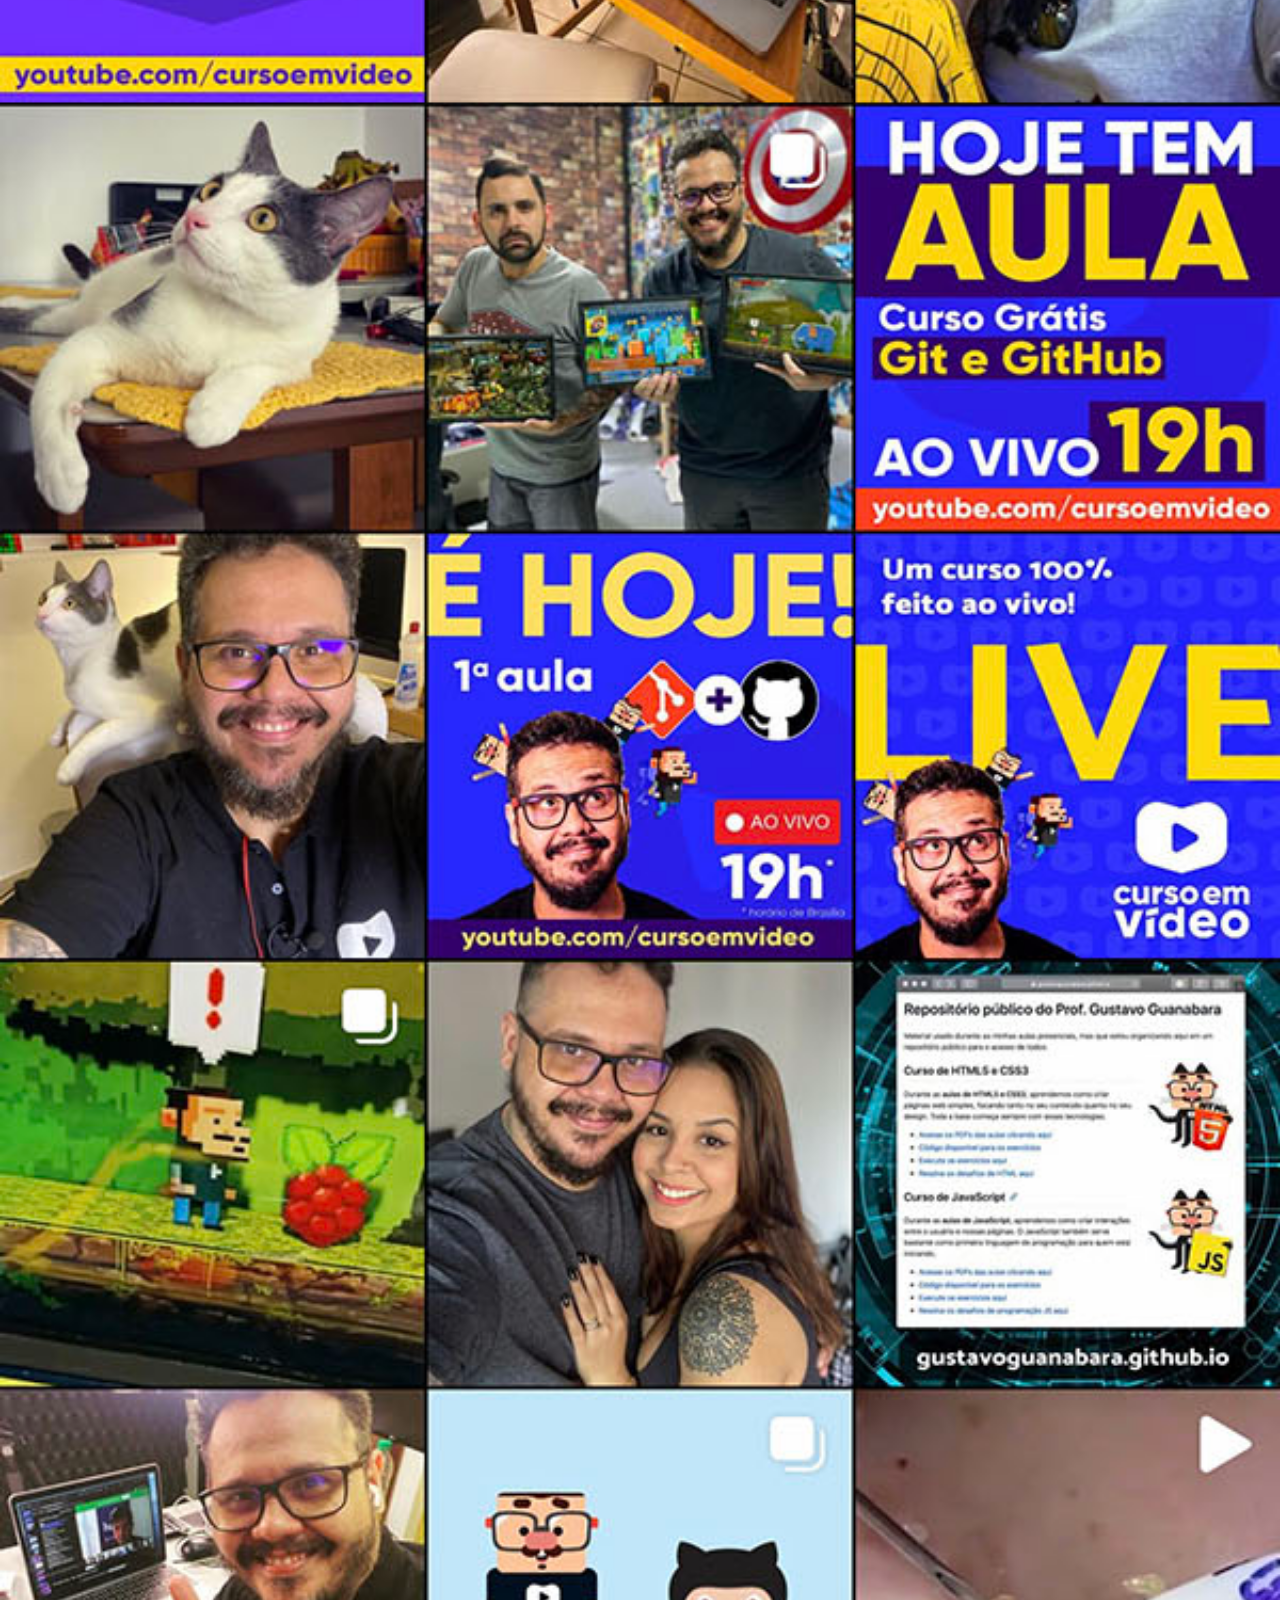
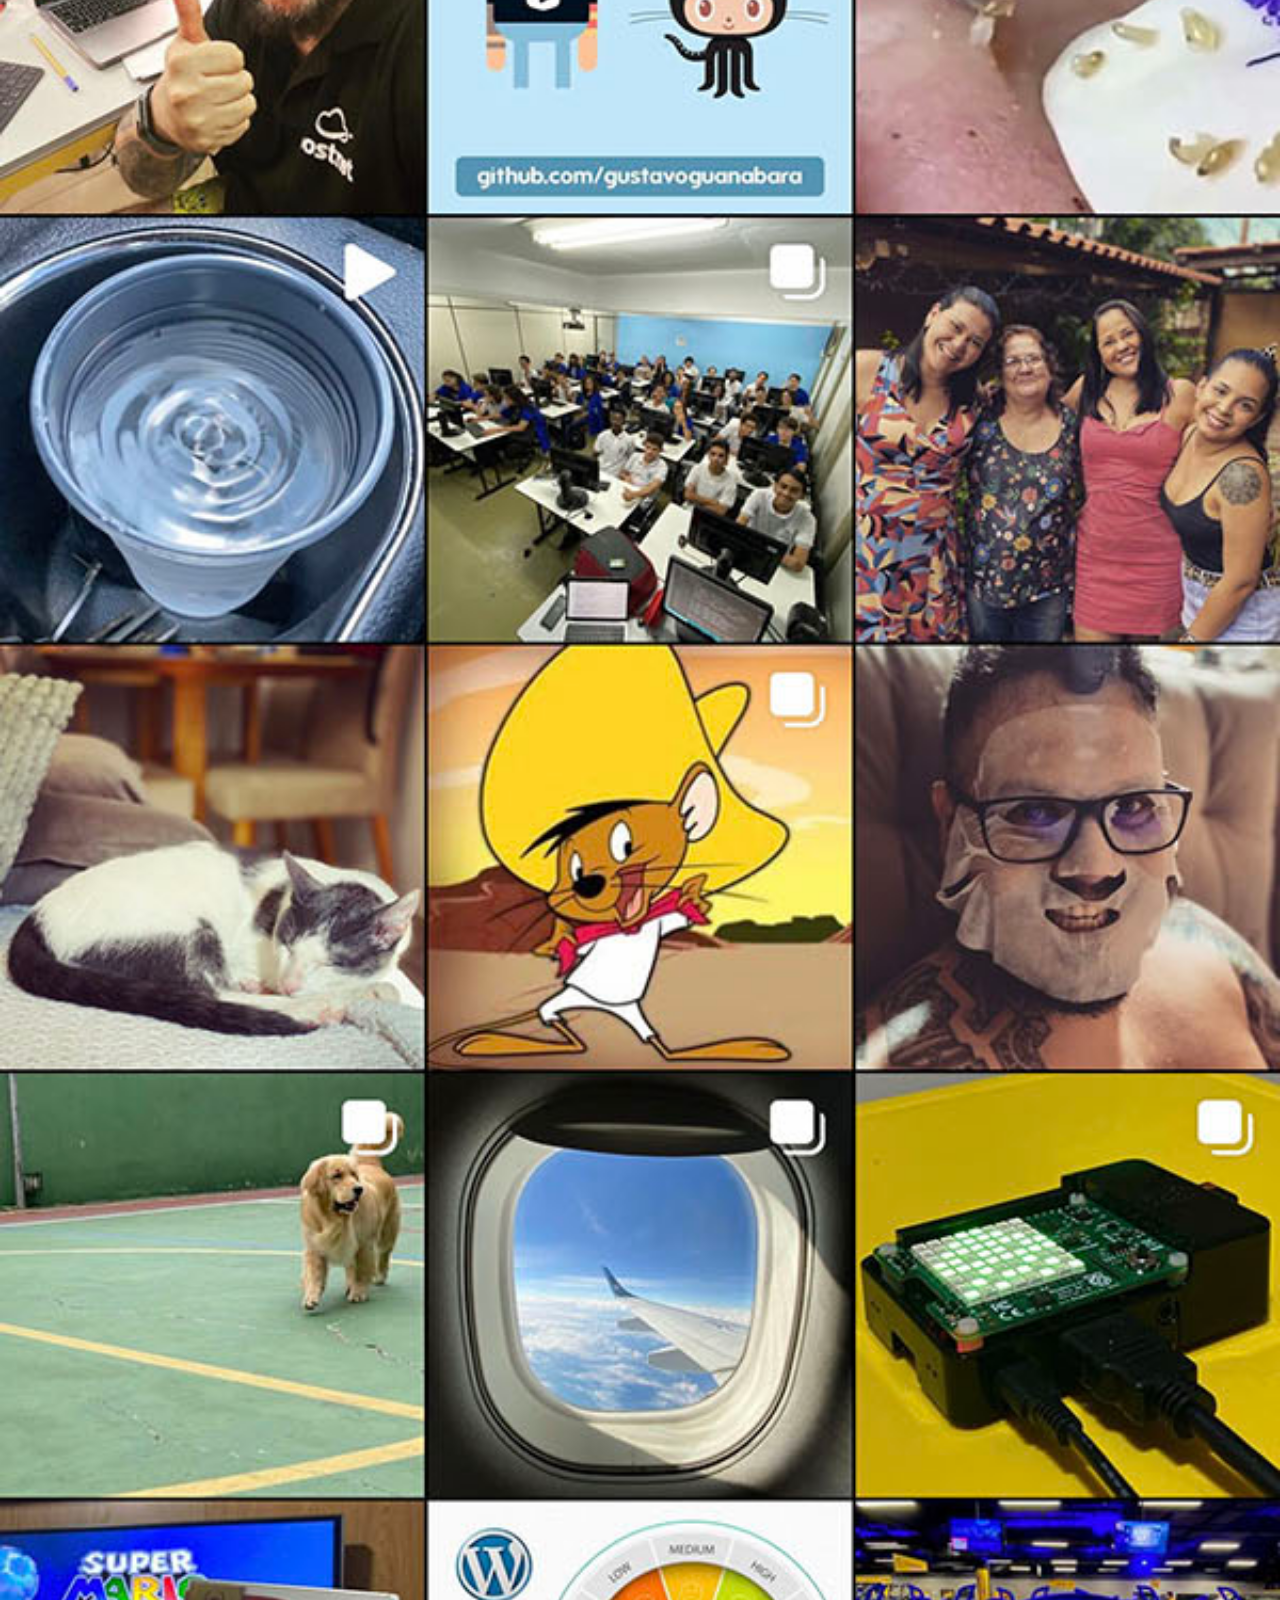
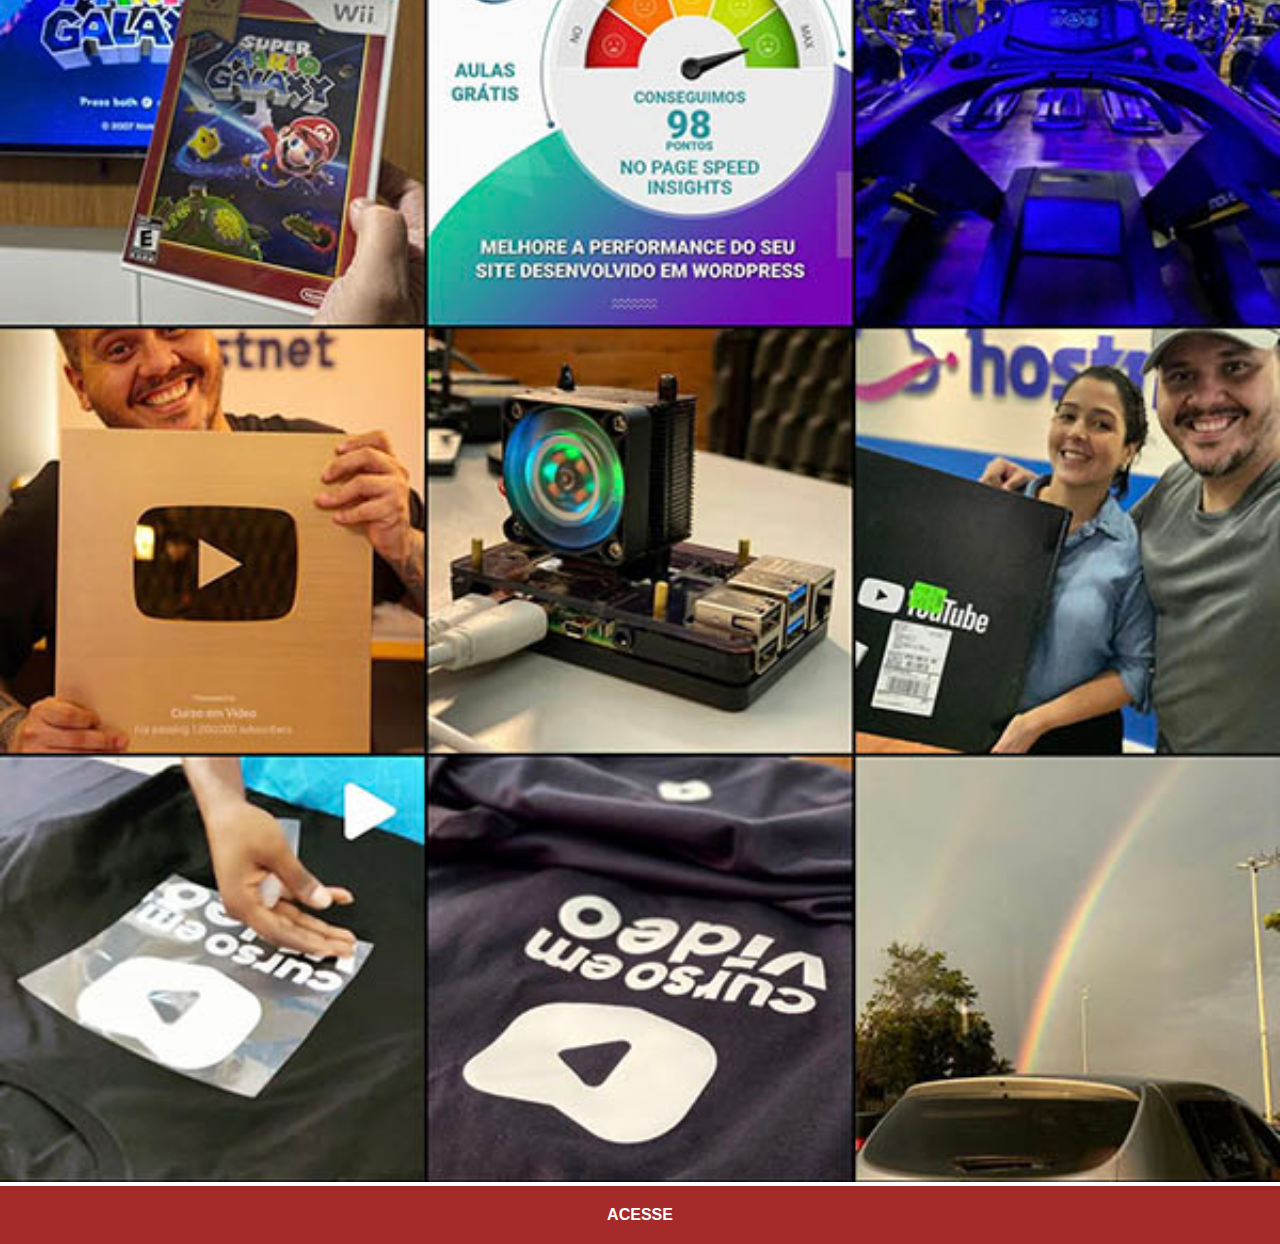
<file: instagram.html>
<!DOCTYPE html>
<html lang="en">
<head>
    <meta charset="UTF-8">
    <meta name="viewport" content="width=device-width, initial-scale=1.0">
    <title>Instagrem</title>
    <link rel="stylesheet" href="style2.css">
</head>
<body>
    <img src="imagens/tela-instagram.jpg" alt="">
    <a href="">ACESSE</a>
</body>
</html>
</file>
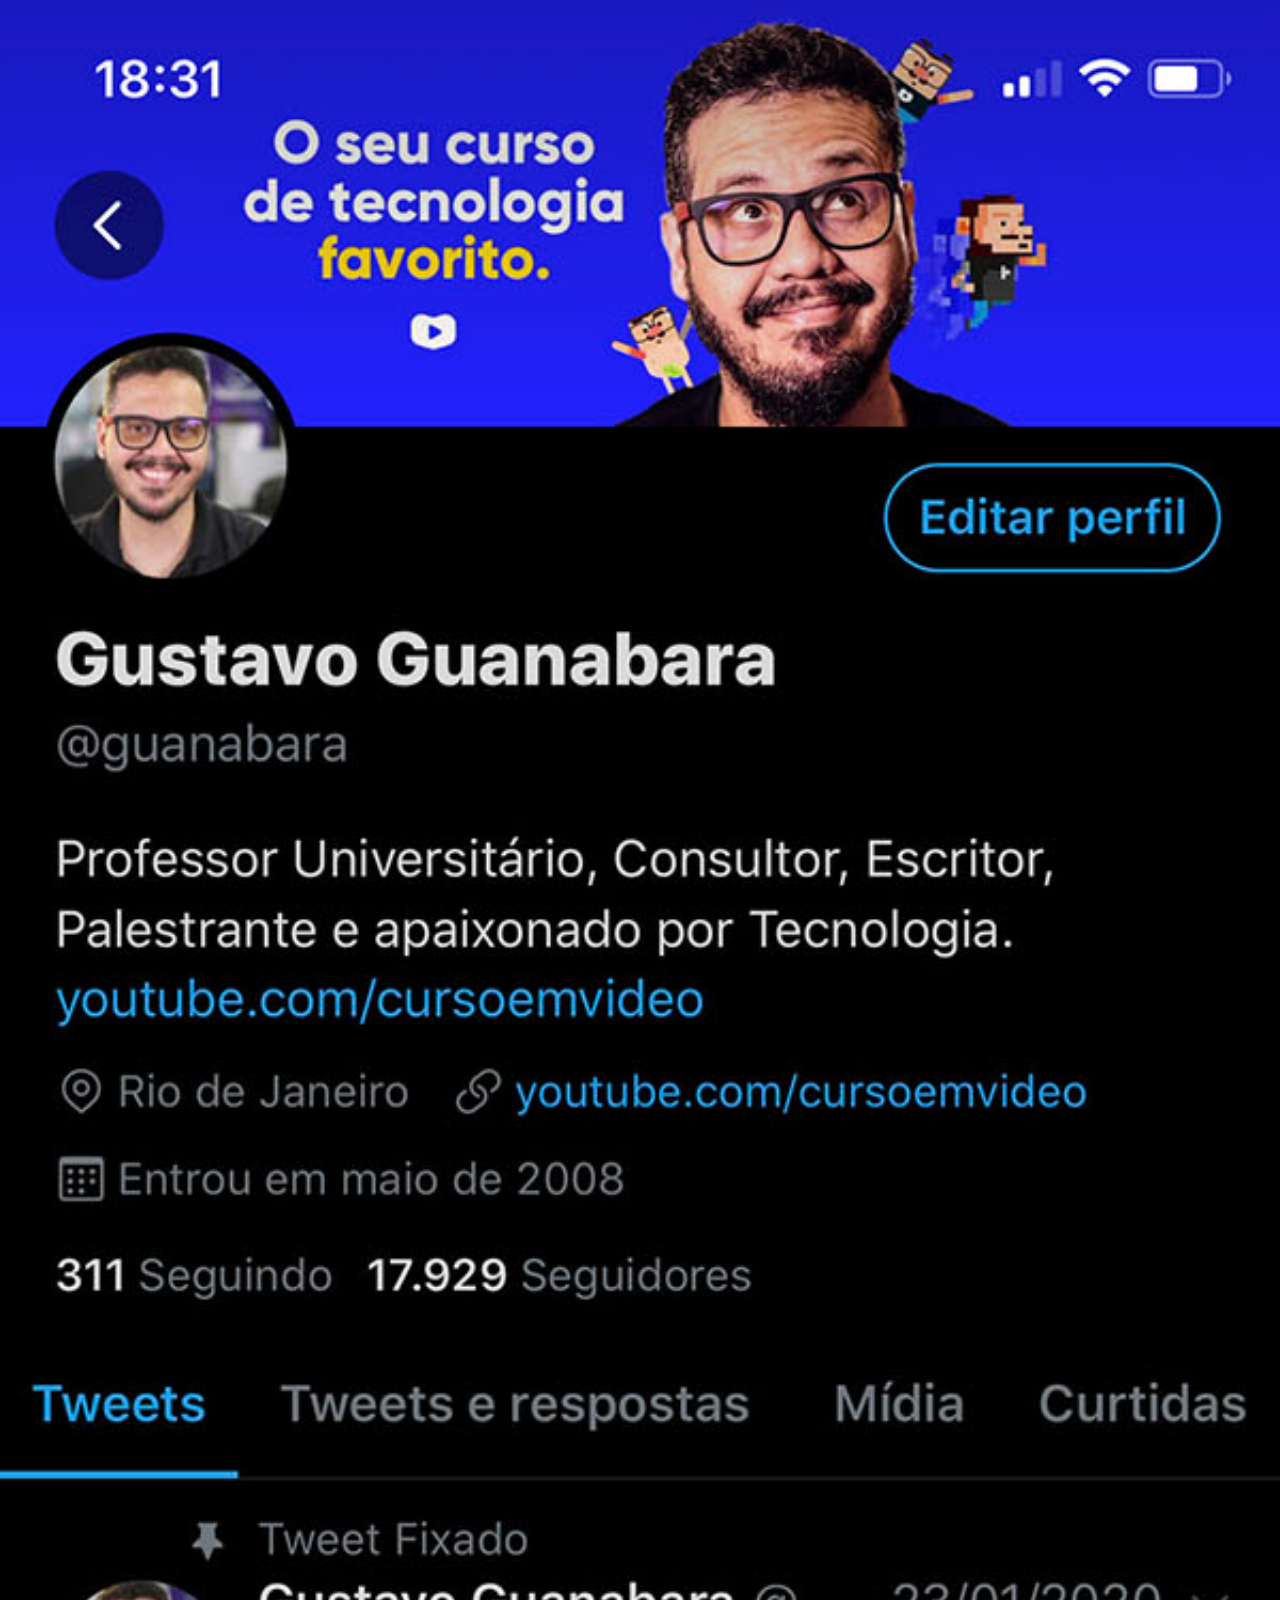
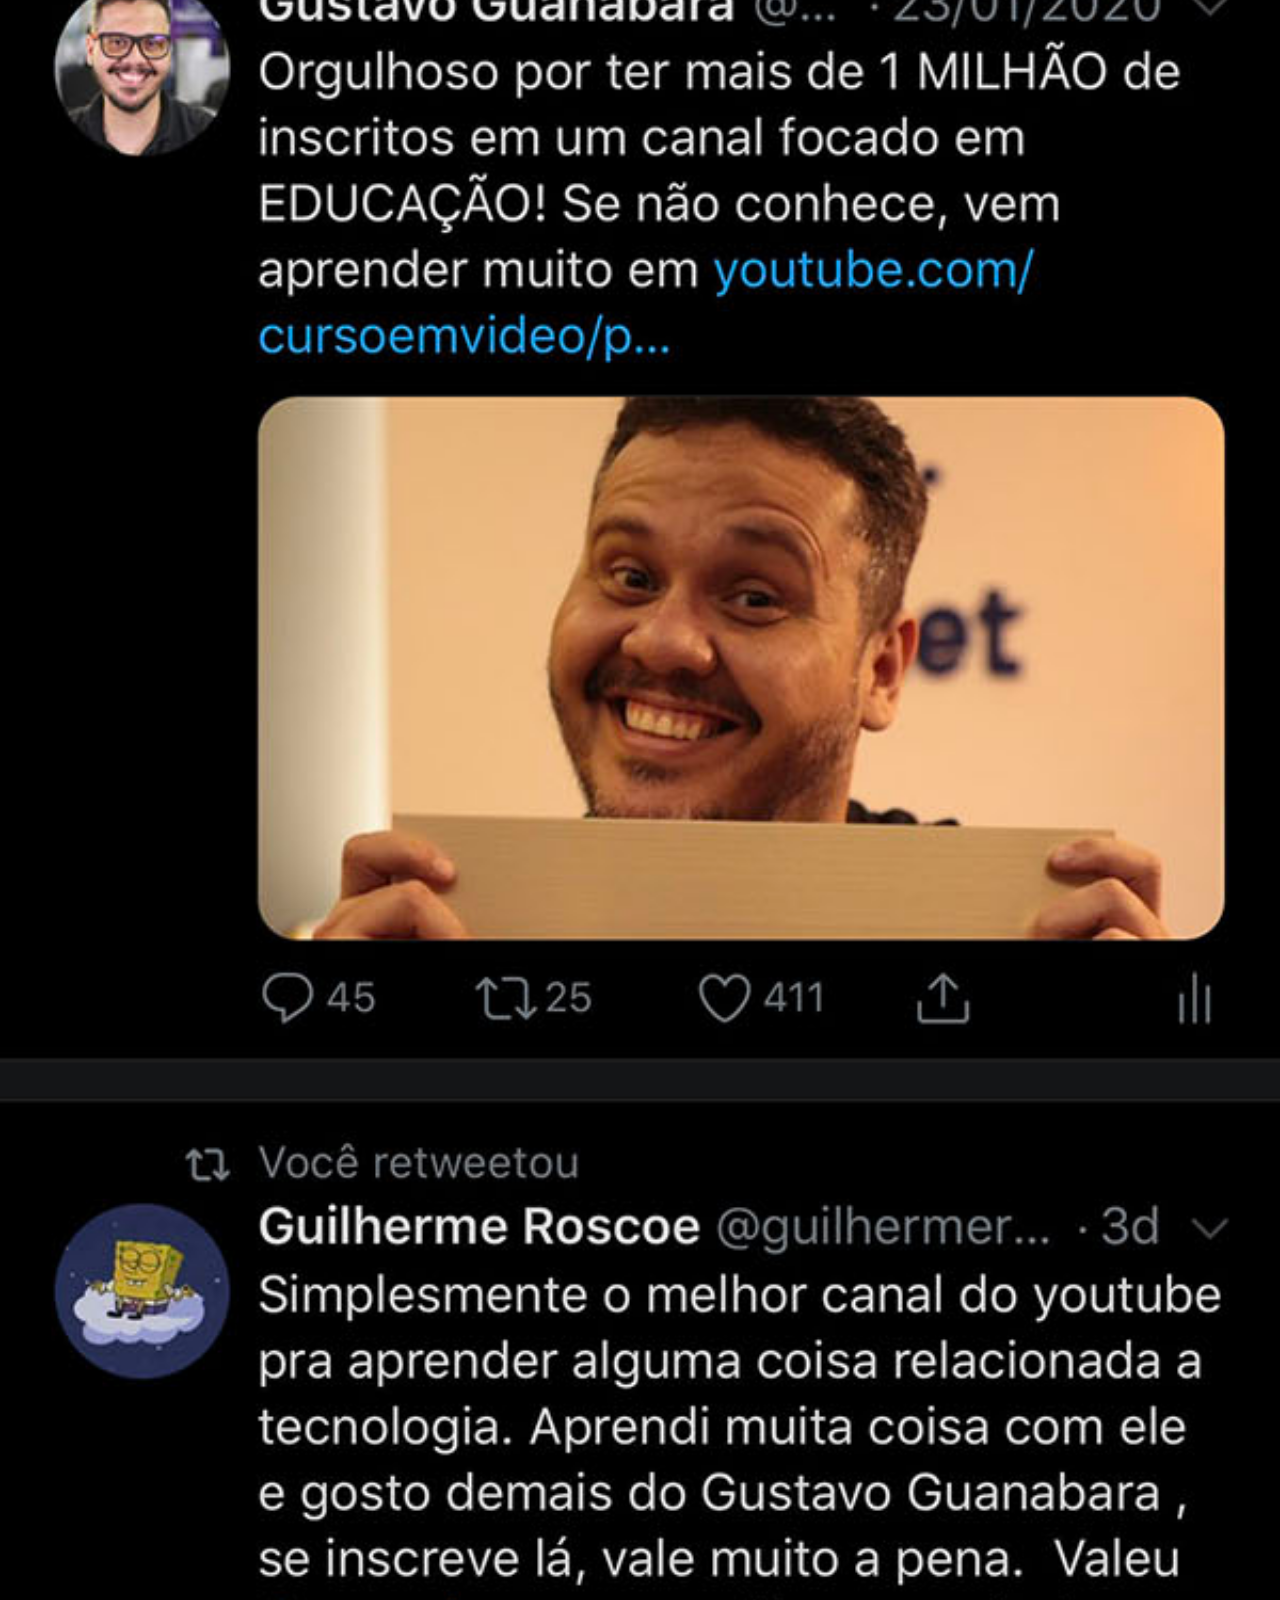
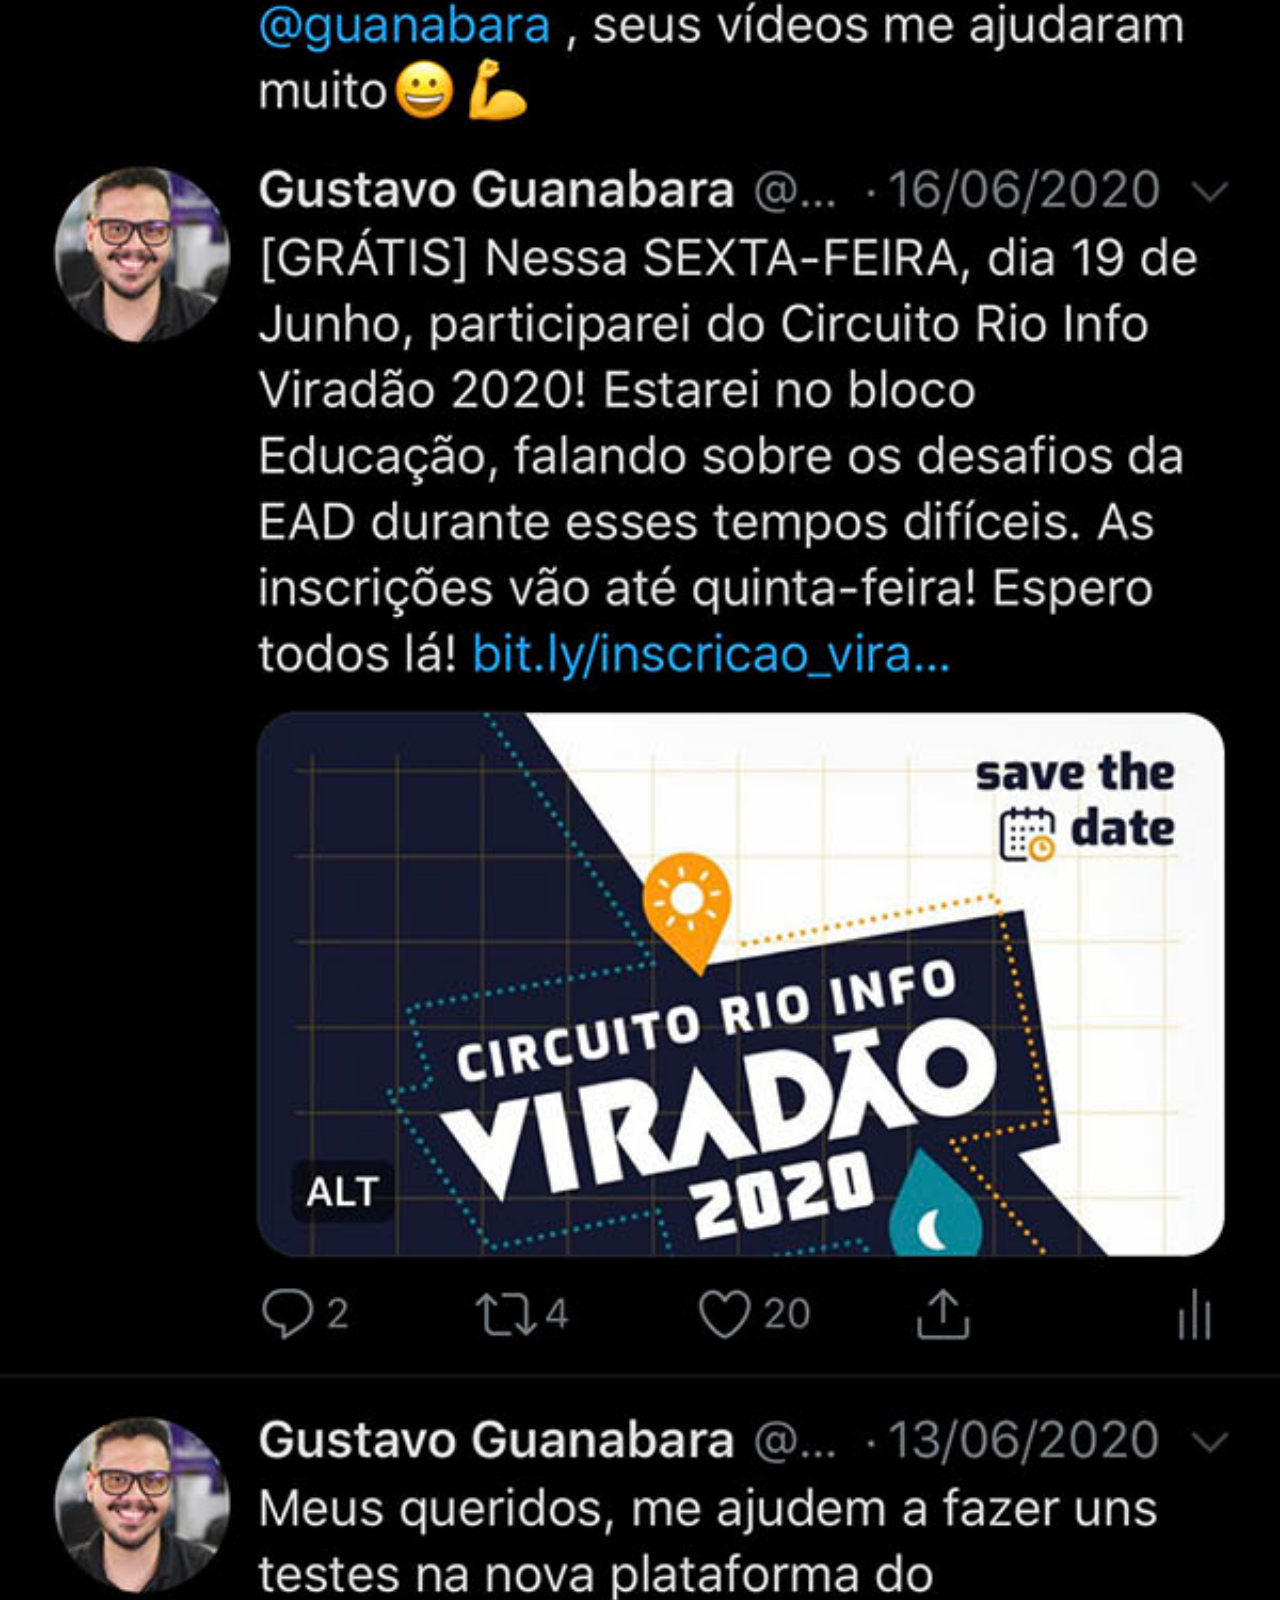
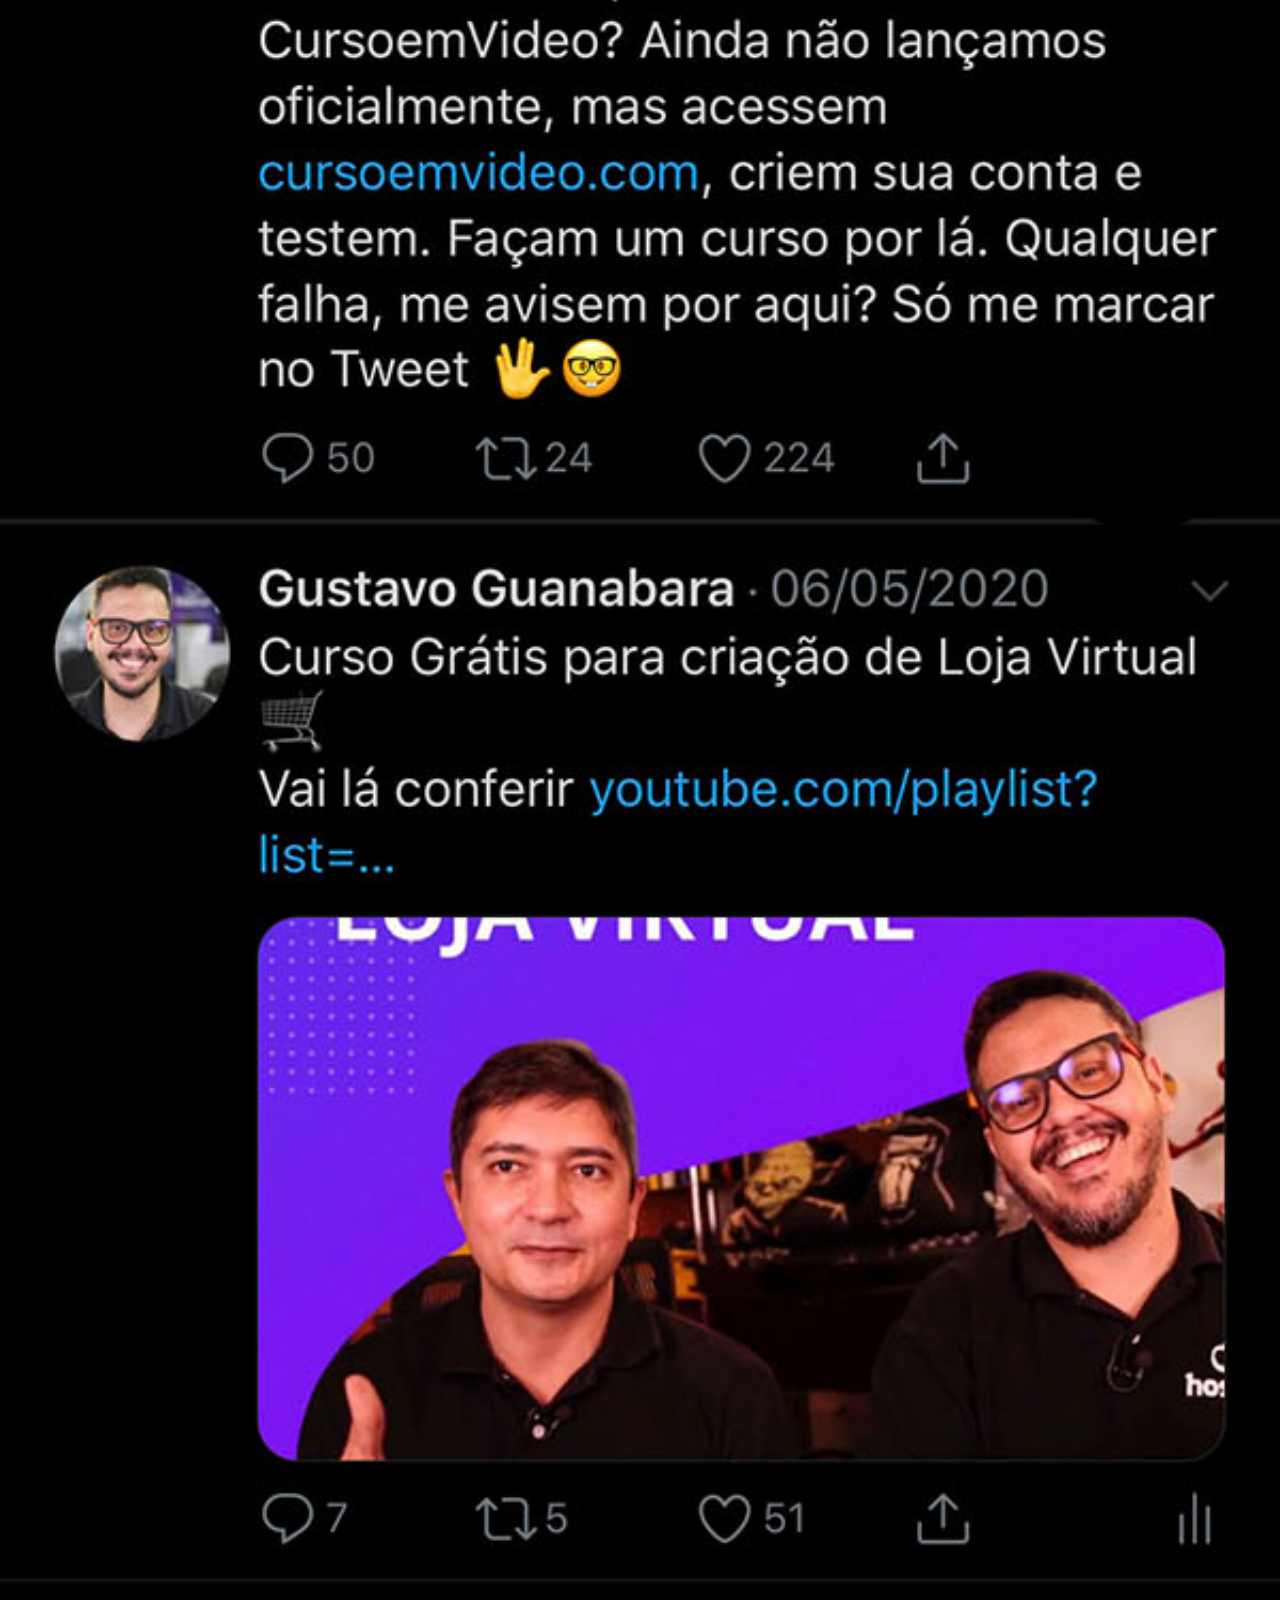
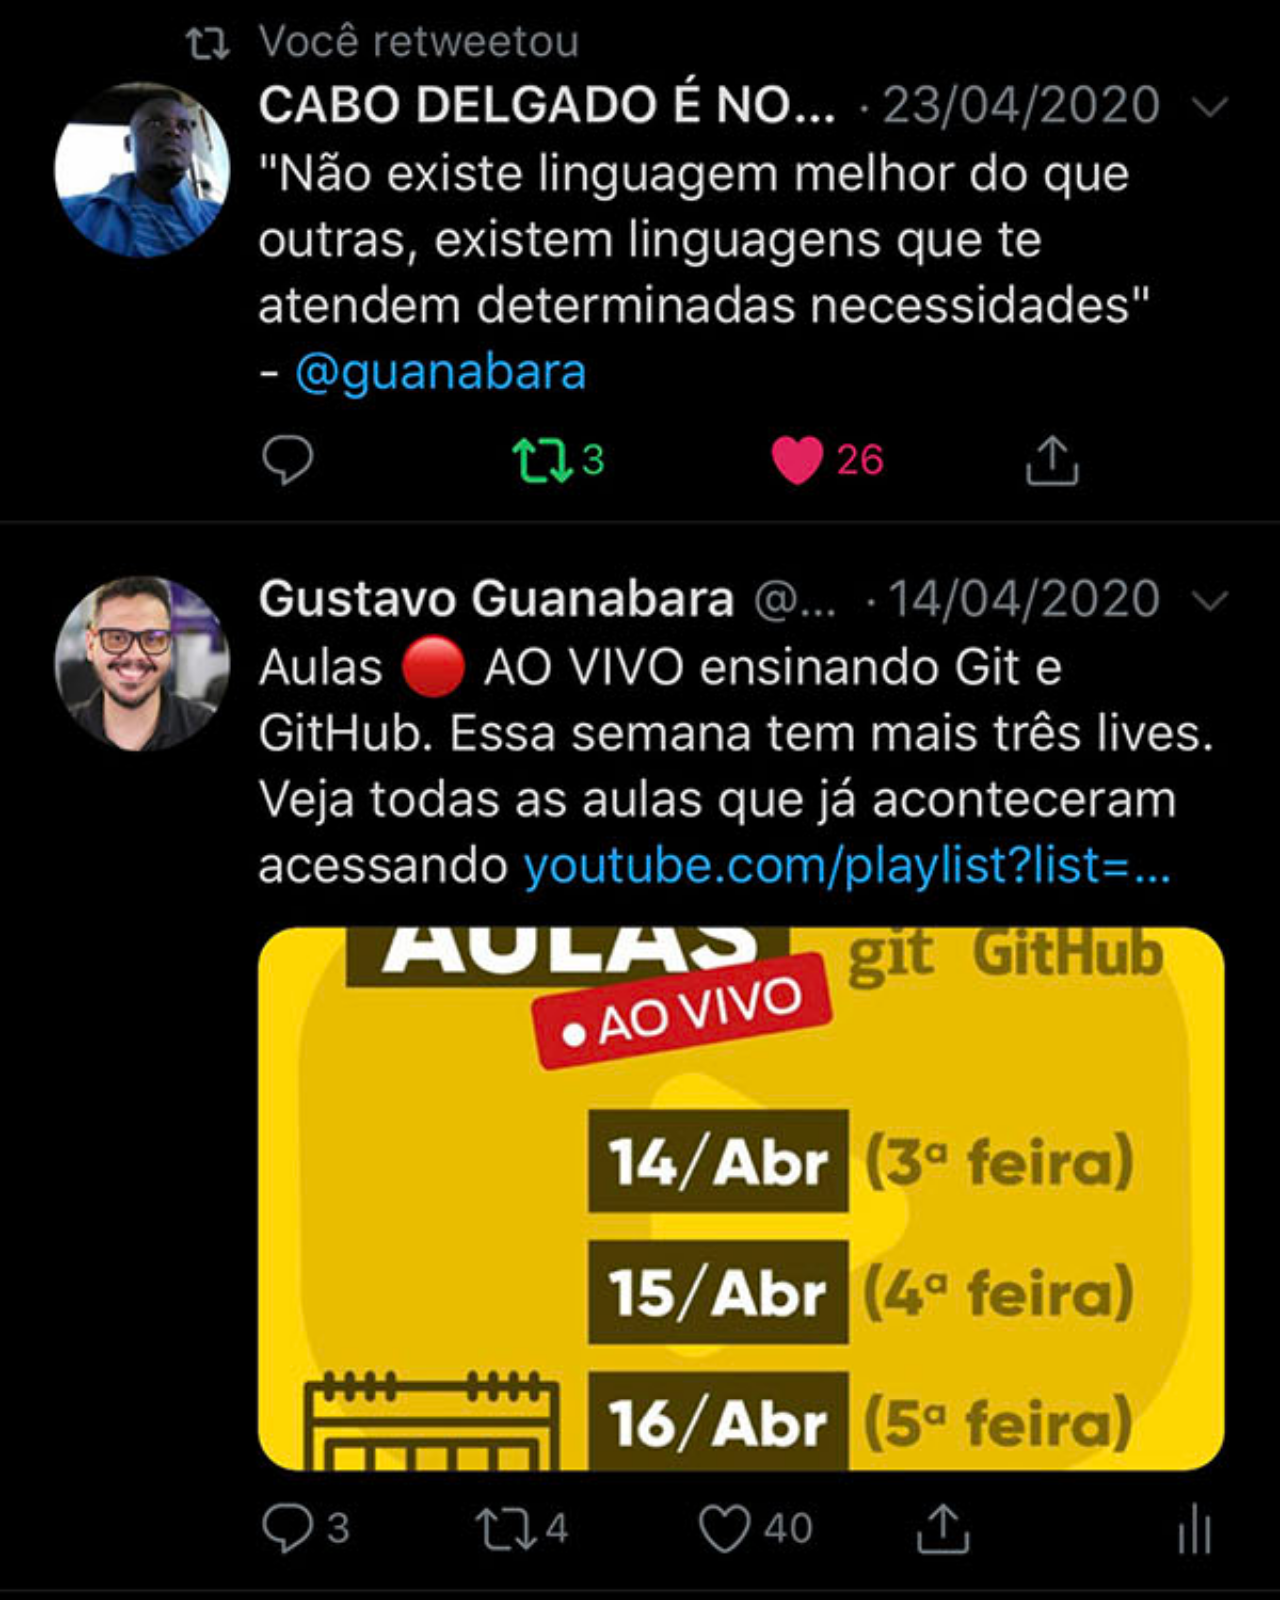
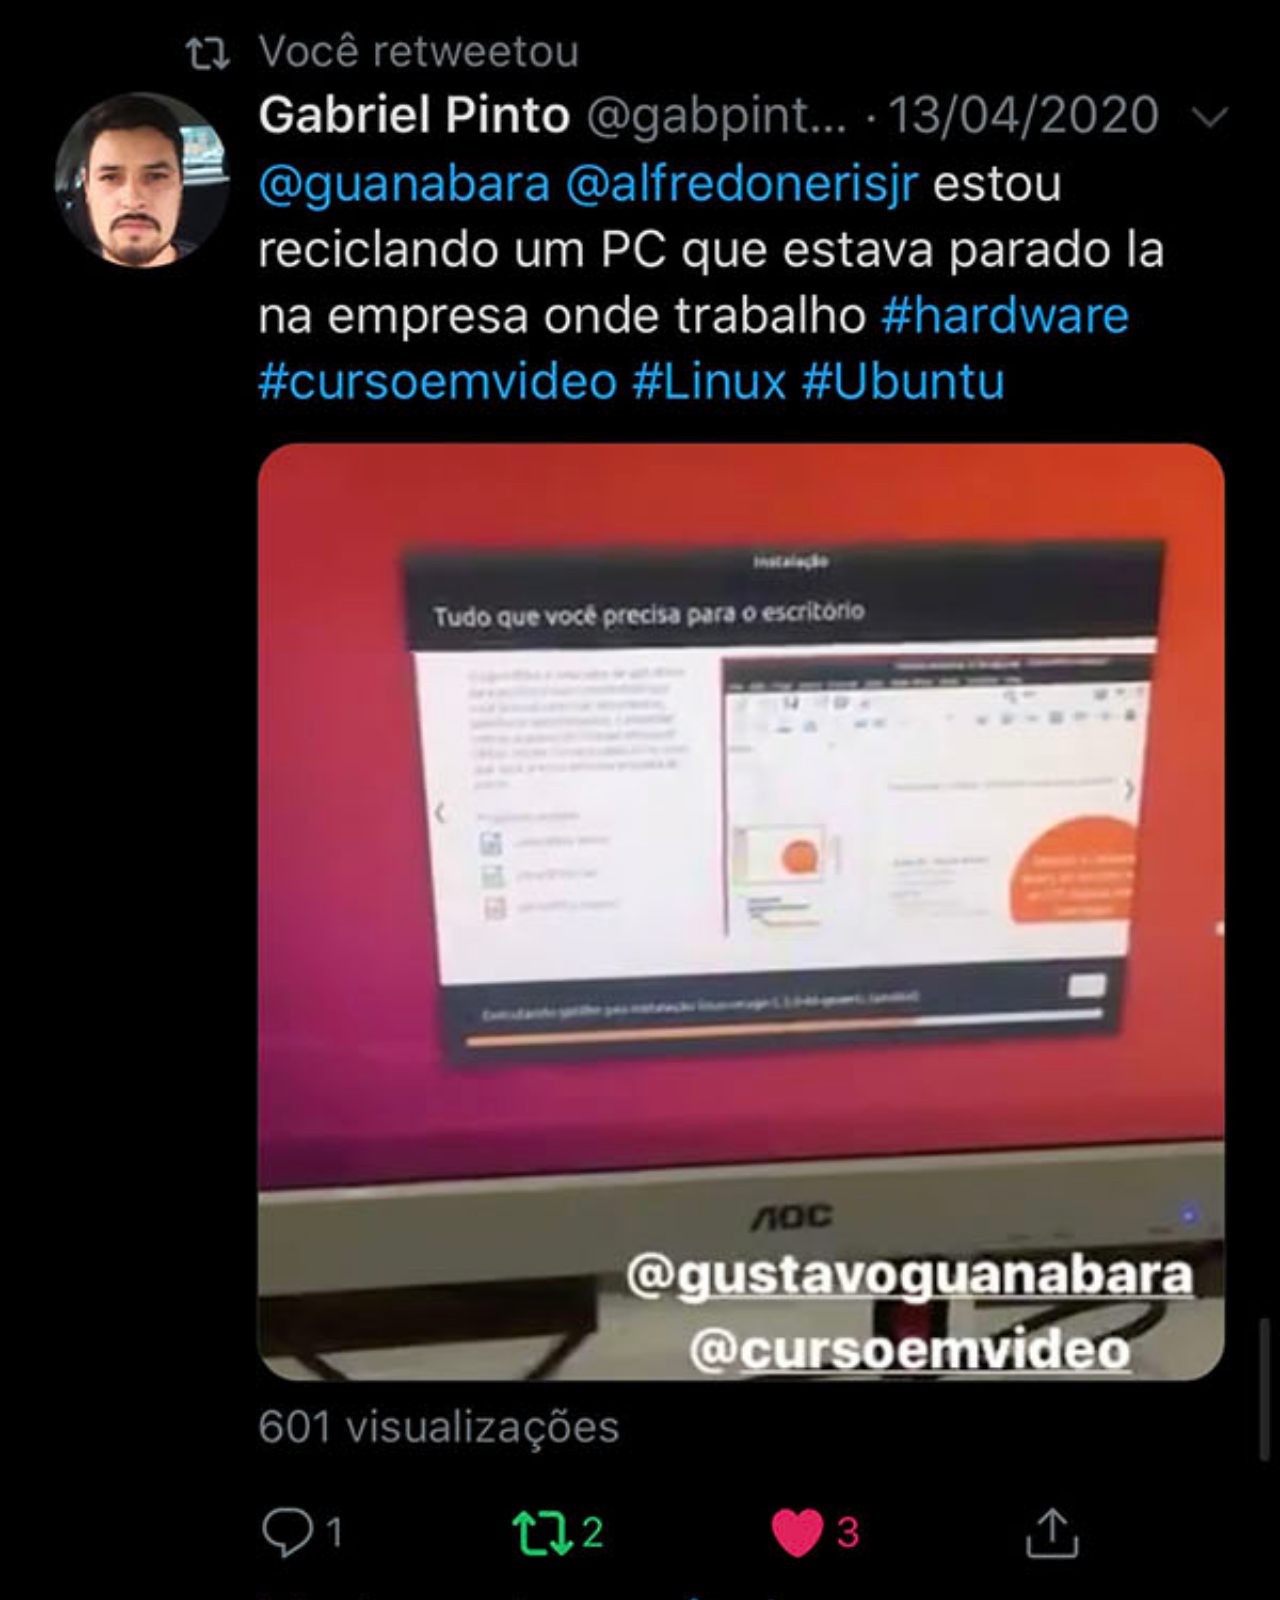
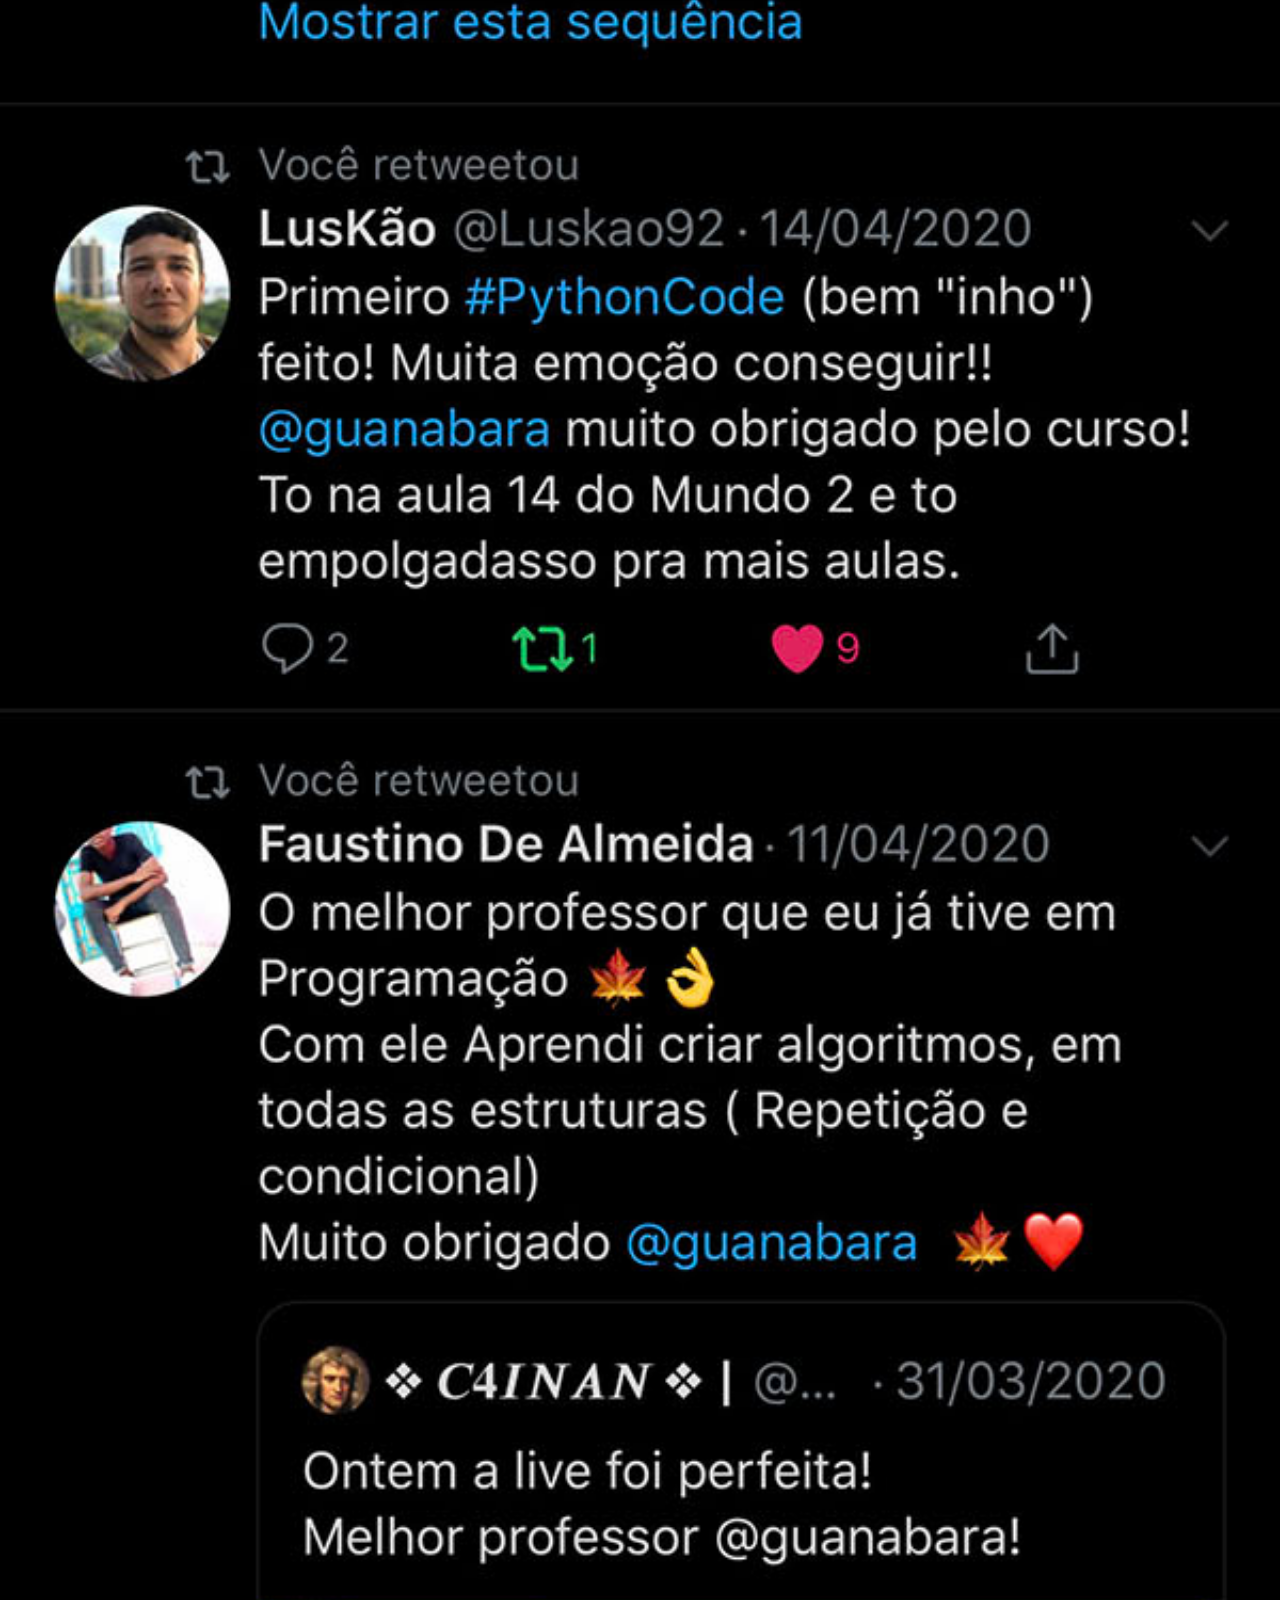
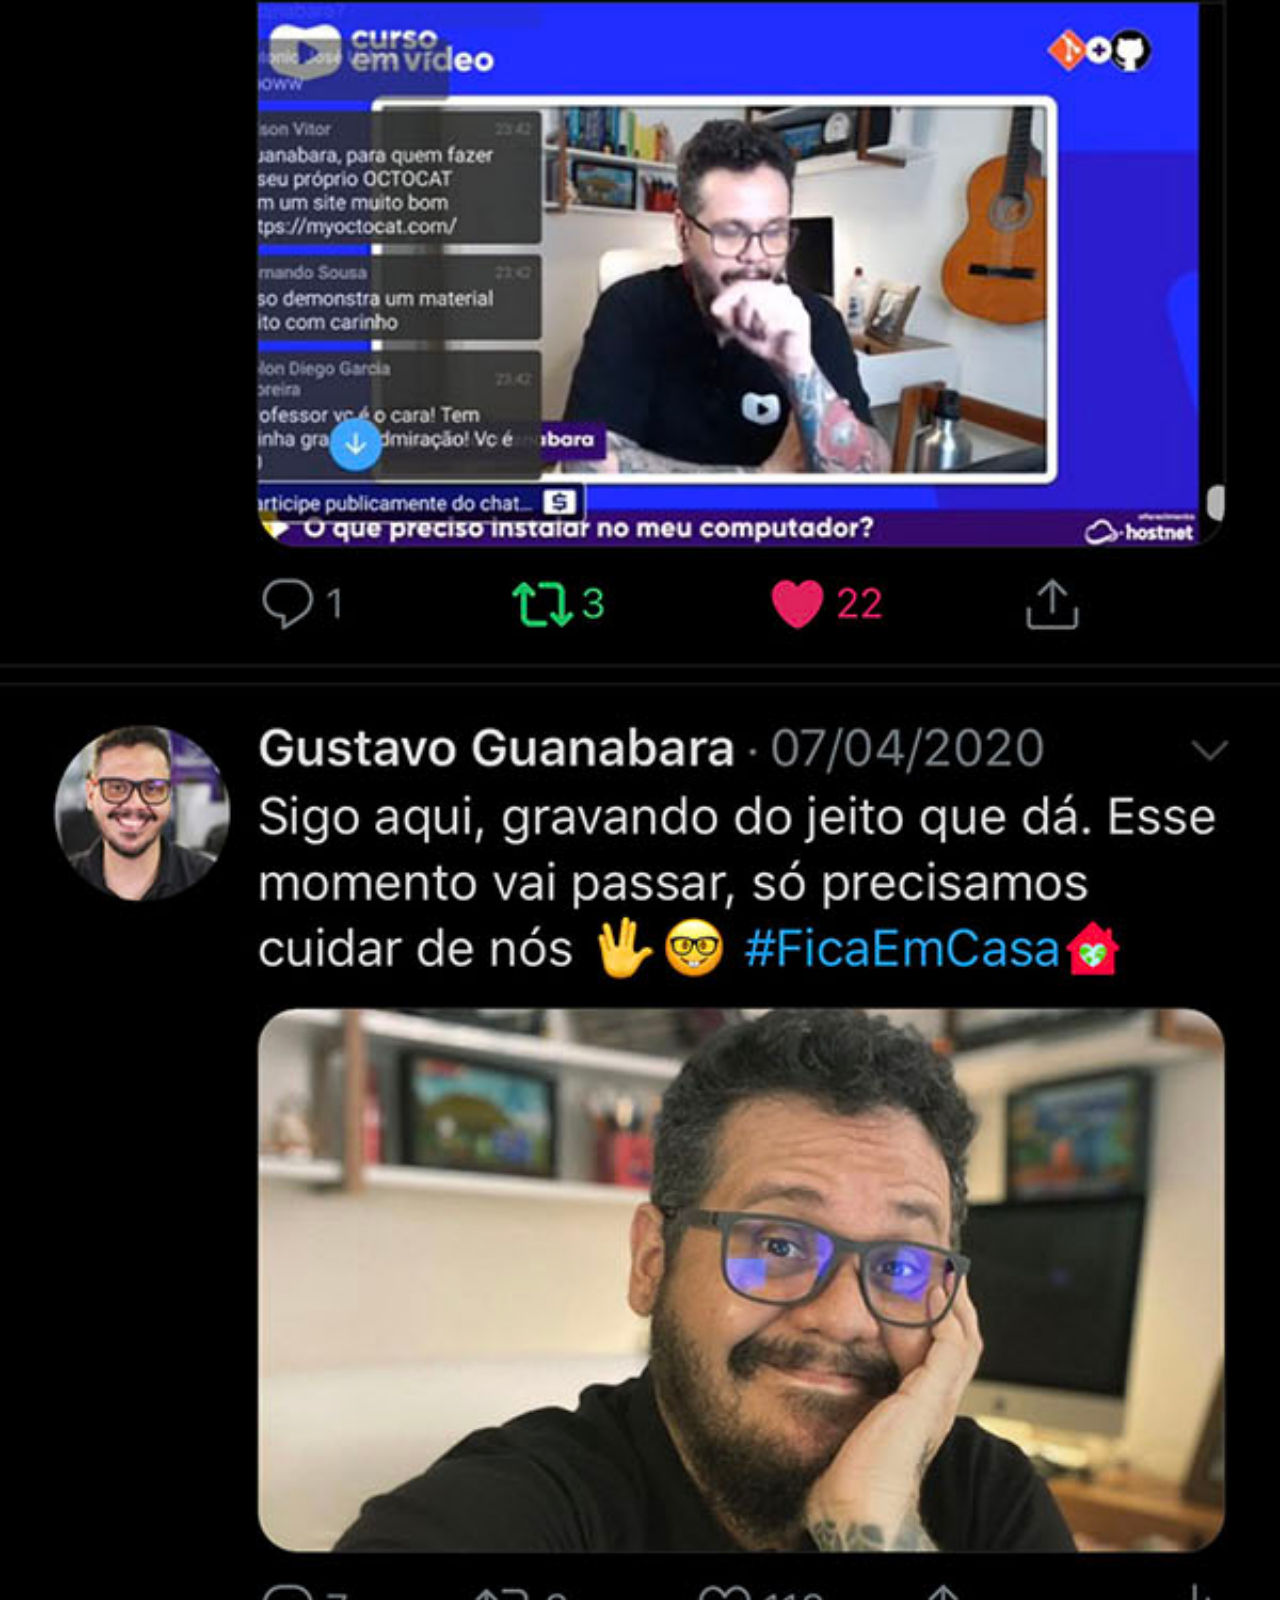
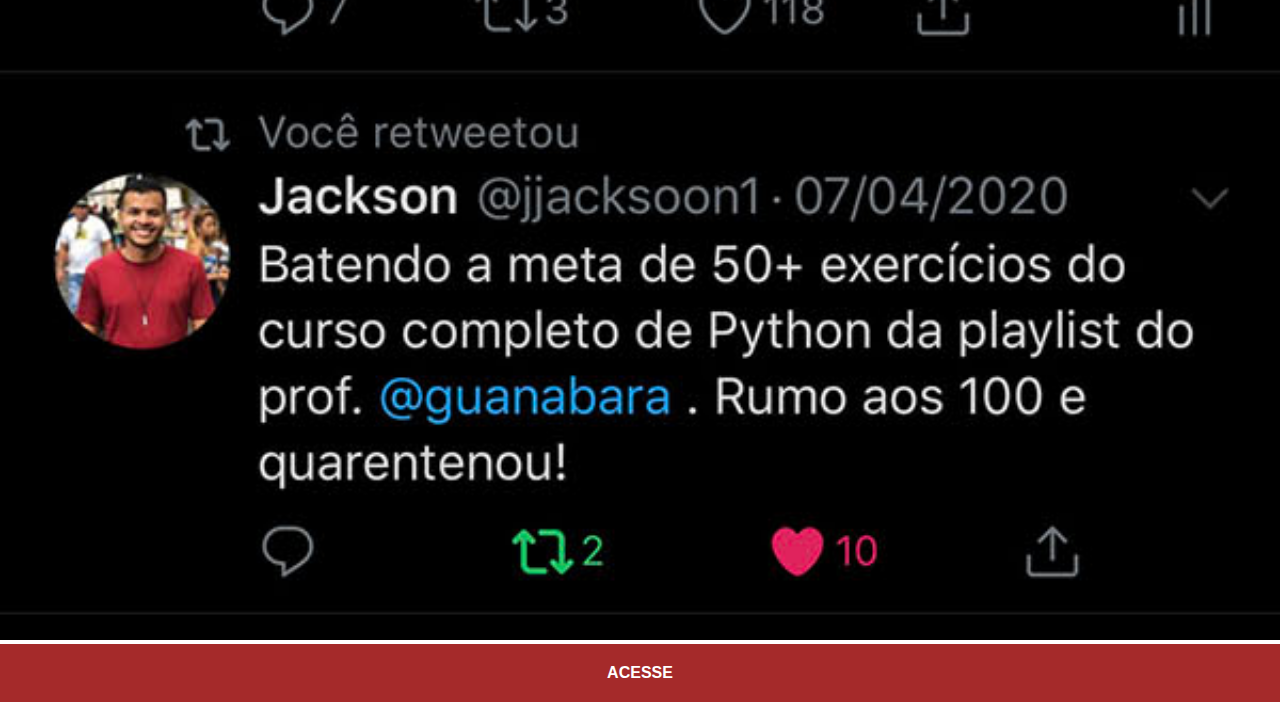
<file: twitter.html>
<!DOCTYPE html>
<html lang="en">
<head>
    <meta charset="UTF-8">
    <meta name="viewport" content="width=device-width, initial-scale=1.0">
    <title>twitter</title>
    <link rel="stylesheet" href="style2.css">
</head>
<body>
    <img src="imagens/tela-twitter.jpg" alt="">
    <a href="">ACESSE</a>
</body>
</html>
</file>
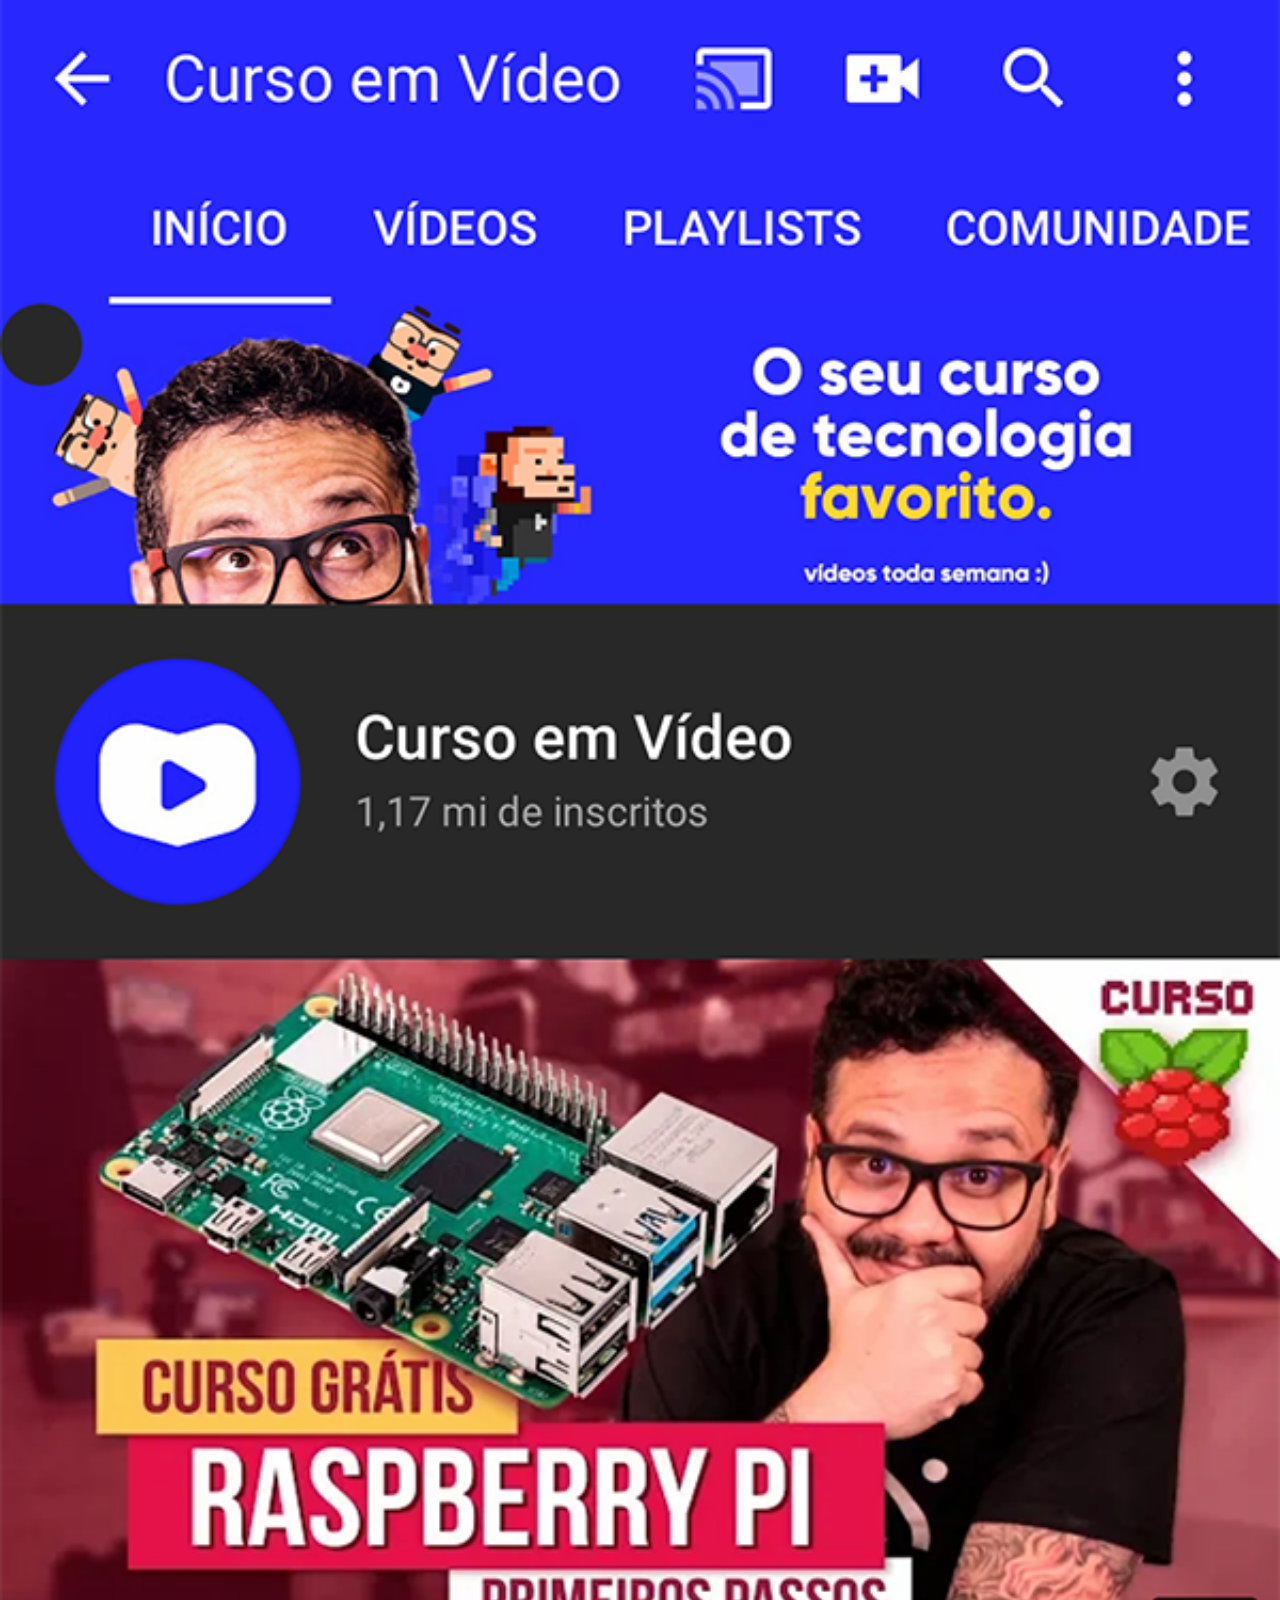
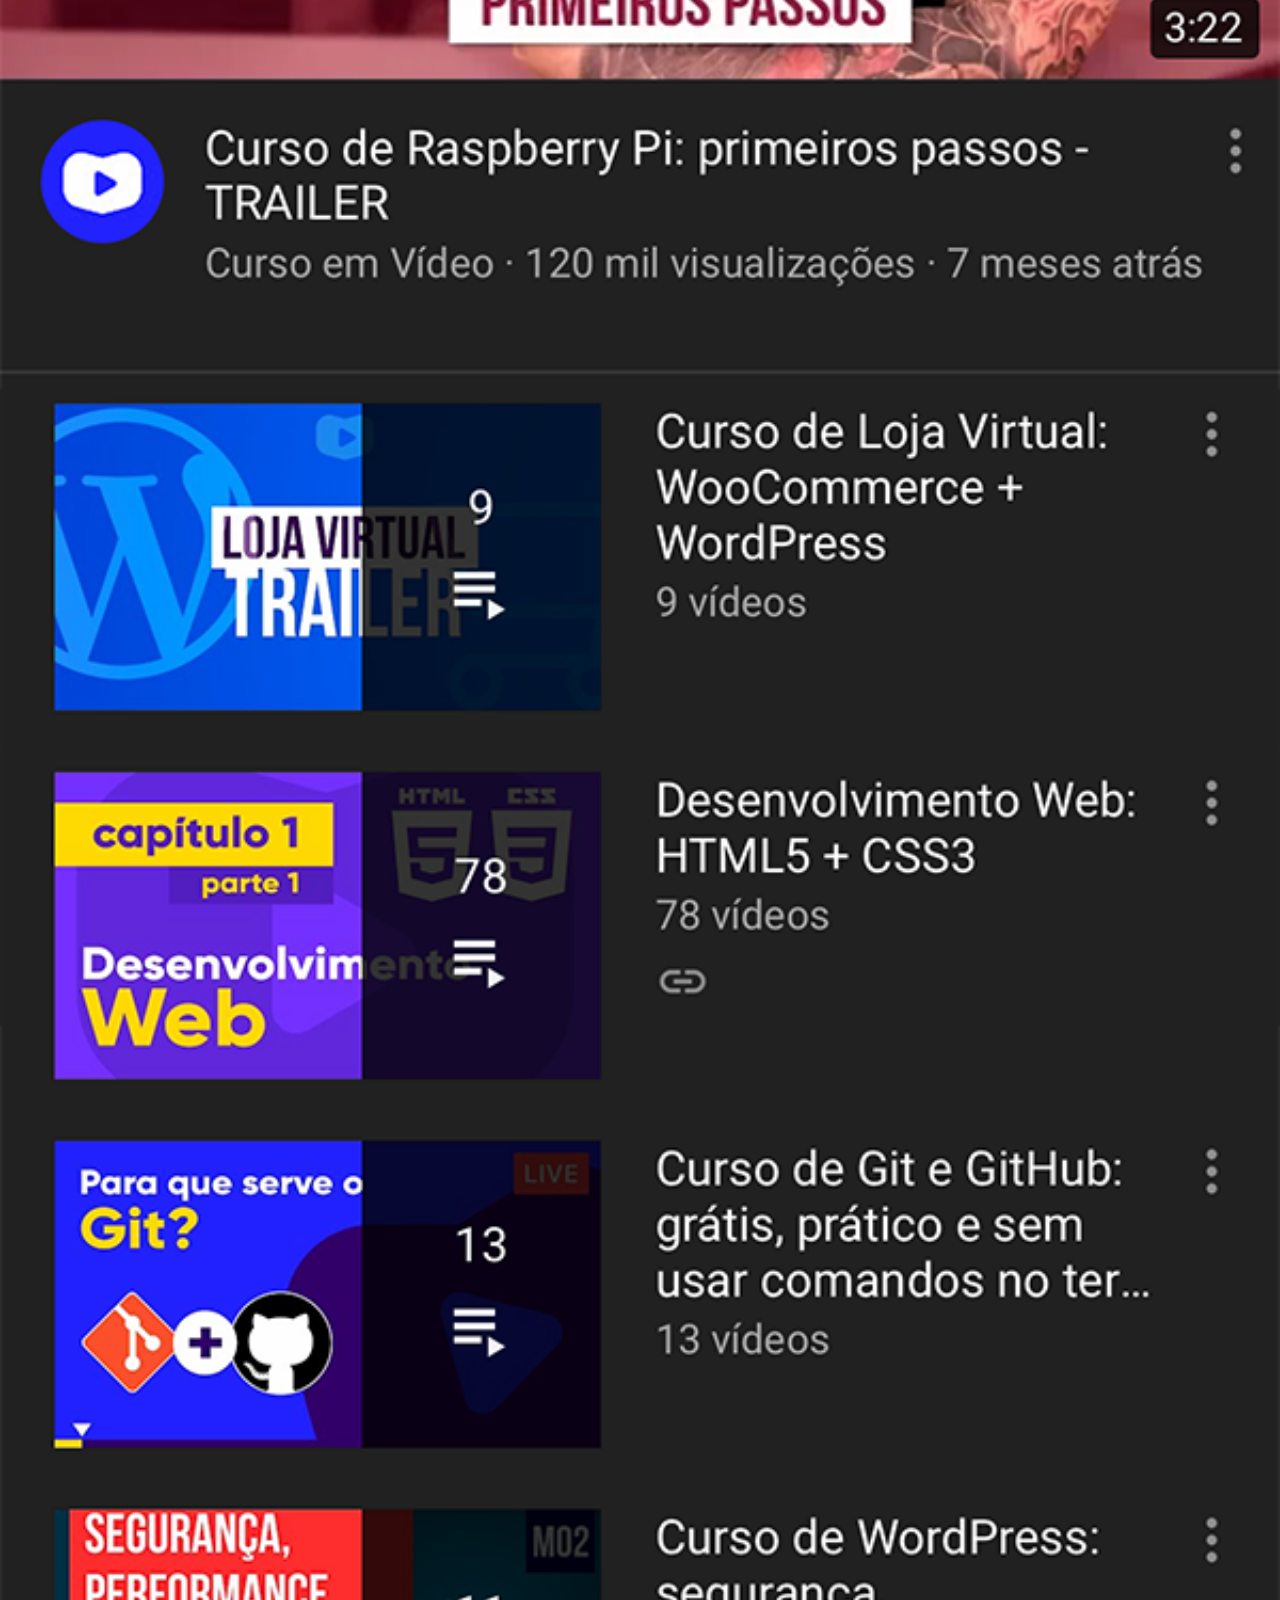
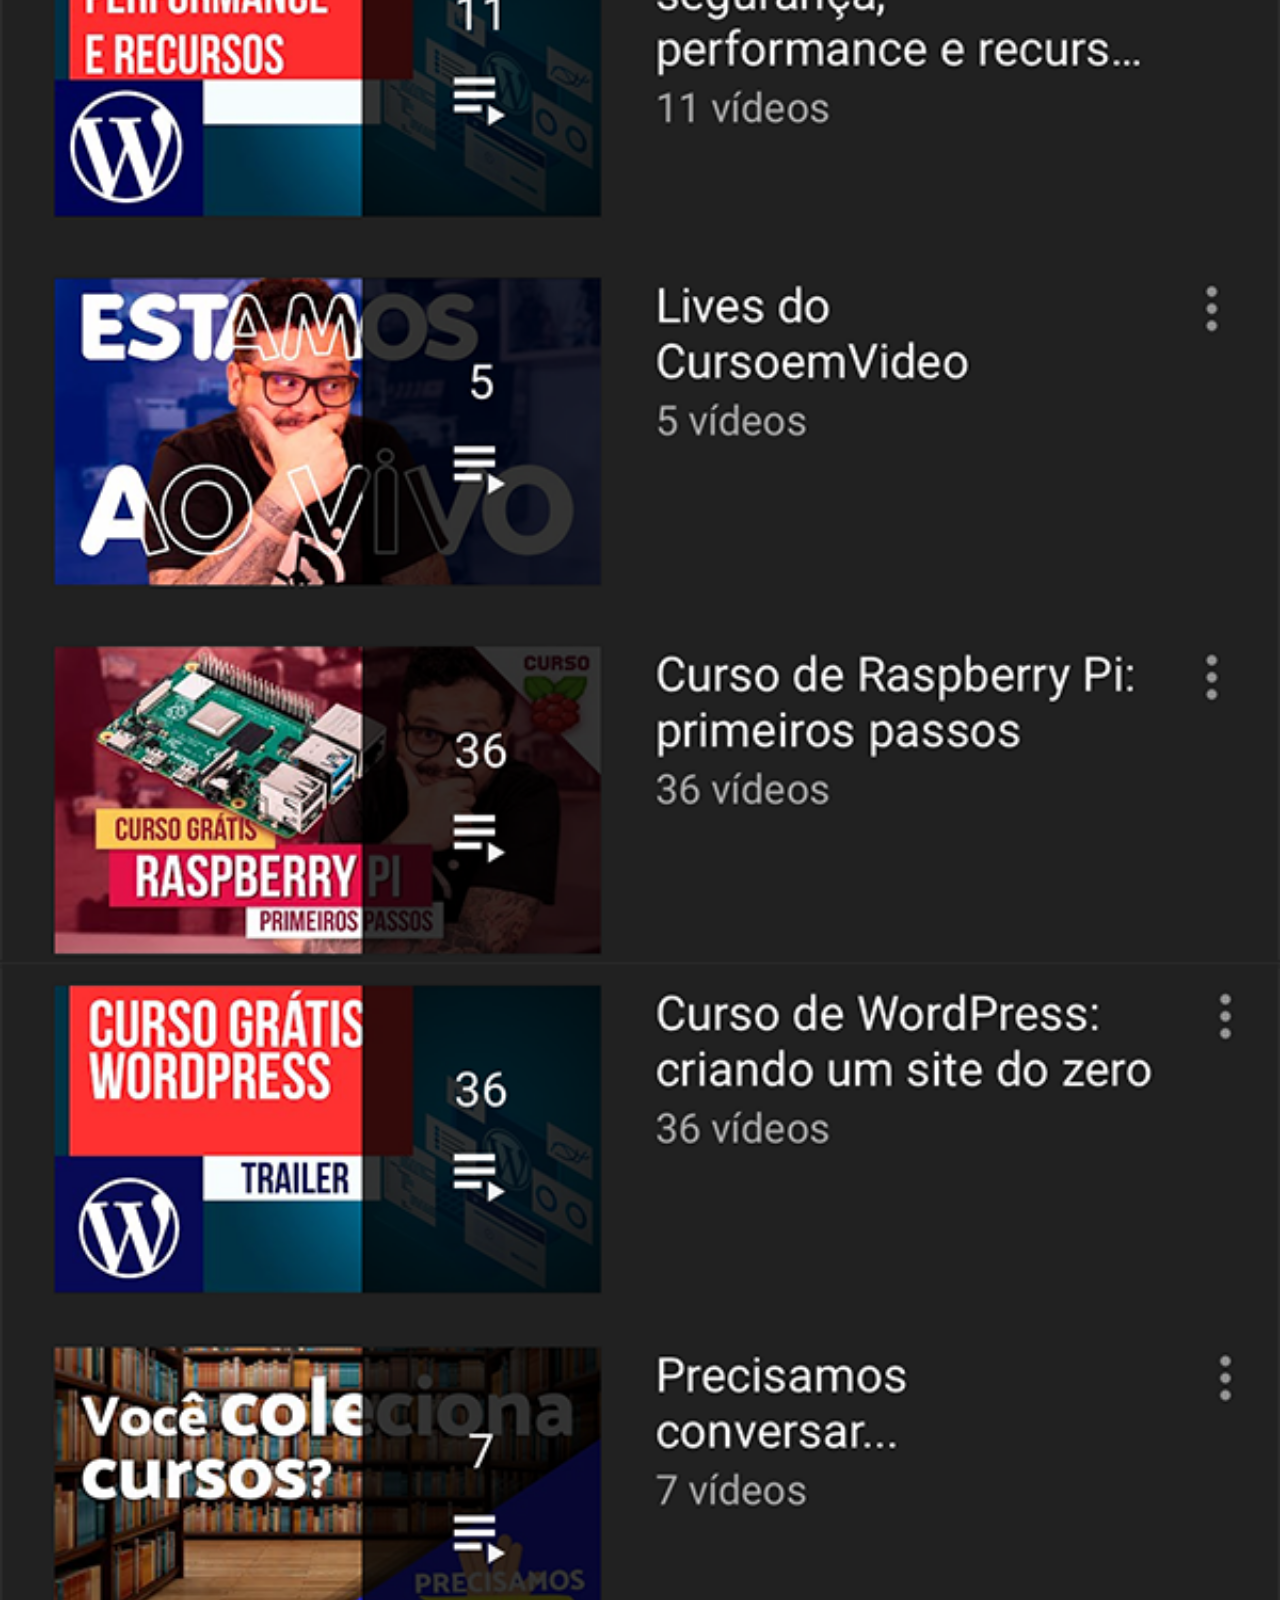
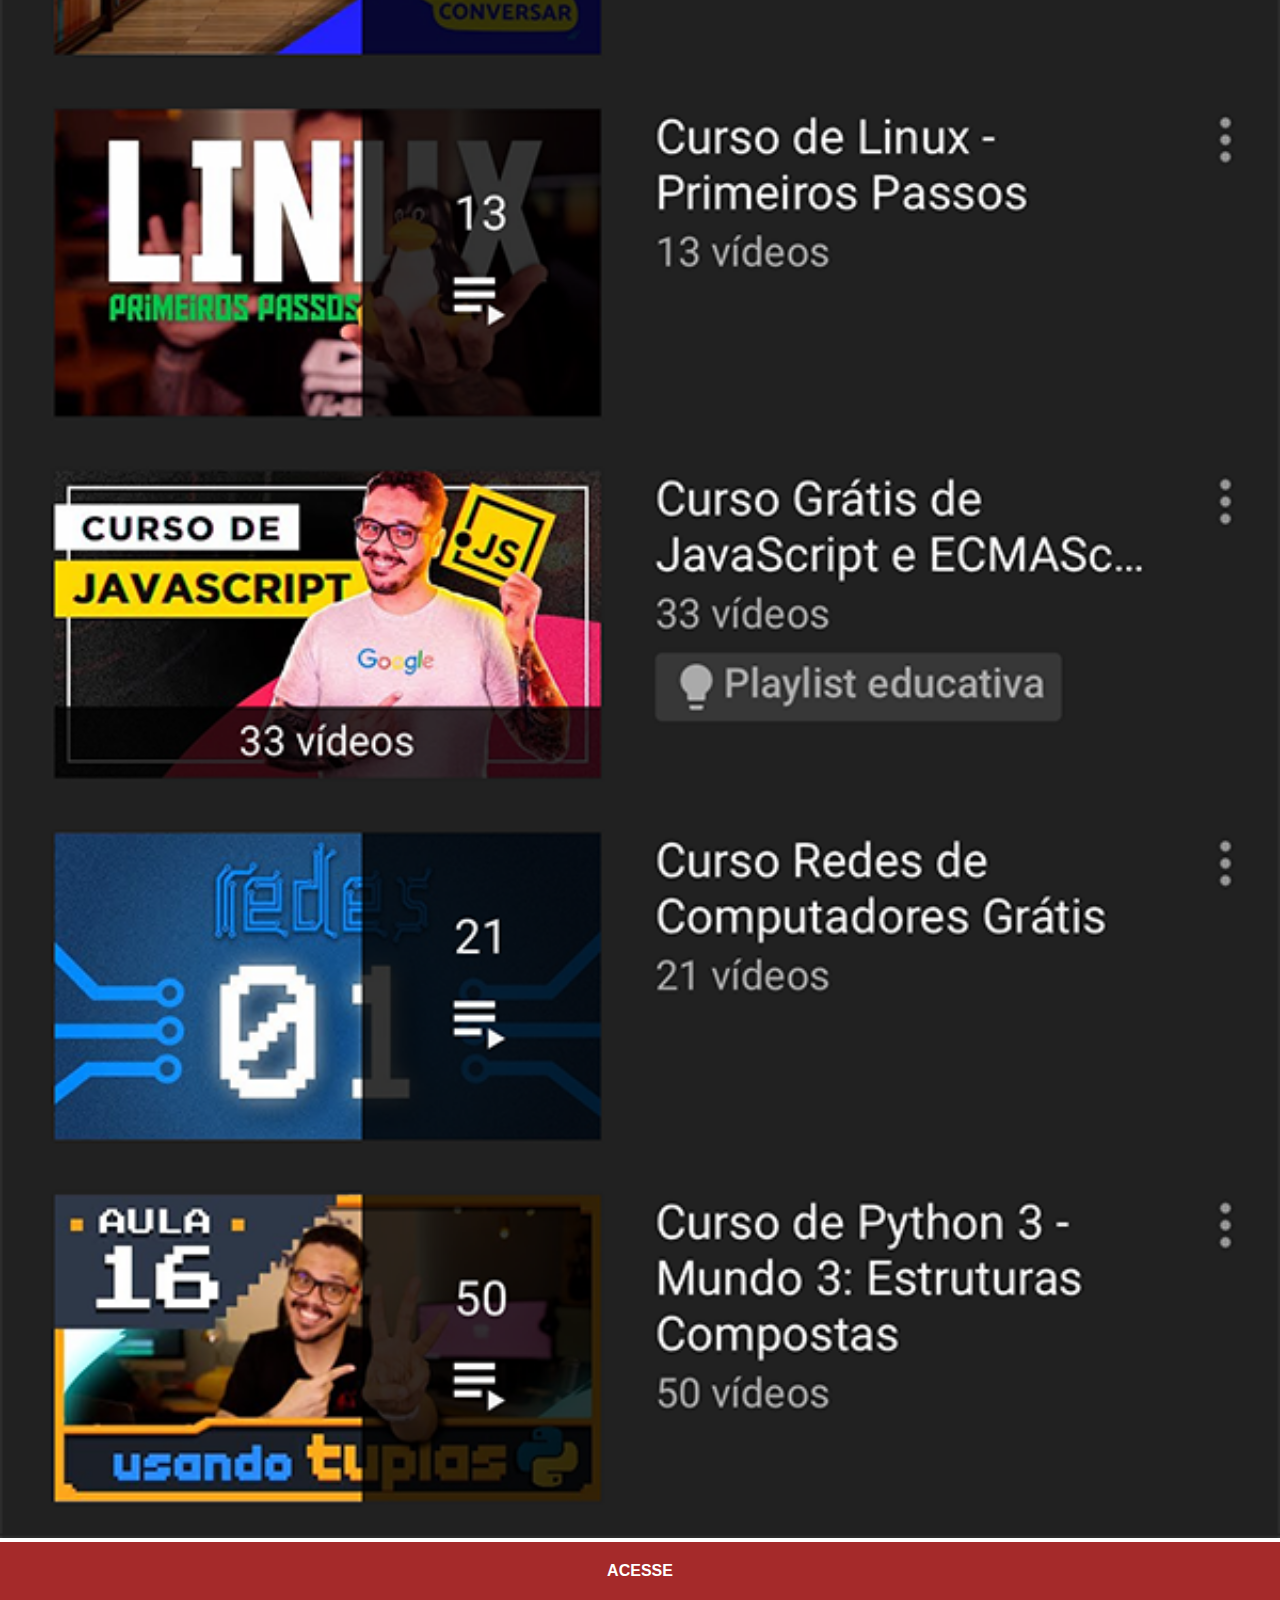
<file: youtube.html>
<!DOCTYPE html>
<html lang="pt-br">
<head>
    <meta charset="UTF-8">
    <meta name="viewport" content="width=device-width, initial-scale=1.0">
    <title>Youtube</title>
    <link rel="stylesheet" href="style2.css">
</head>
<body>
    <img src="imagens/tela-youtube.png" alt="">
    <a href="https://www.youtube.com/c/CursoemVídeo">ACESSE</a>
</body>
</html>
</file>
<file: estilos/style.css>
*{
    margin: 0;
    padding: 0;
    font-family: Arial, Helvetica, sans-serif;
}

html,body{
    height: 100vh;
    width: 100vw;
}
main{
    height: 100vh;
    position: relative;
}
#telefone{
    position: absolute;
    top: 50%;
    left: 50%;
    transform: translate(-50%, -50%);
    height: 627px;
    width: 311px;
    background: url('../imagens/frame-iphone.png') no-repeat;
}
body{
    background: url('../imagens/fundo-madeira.jpg') no-repeat top center;
    background-size: cover;
}
#tela{
    position: relative;
    top: 80px;
    left: 22px;
    width: 267px;
    height: 471px;
}
section#redes{
    text-align: right;
}
section#redes img{
    width: 50px;
    margin: 10px;
    border-radius: 50%;
    box-shadow: 2px 2px 5px black;
    box-sizing: border-box;
}
section#redes img:hover{
    border:2px solid rgba(255, 255, 255, 0.562);
    transform: translate(-3px, -3px);
    box-shadow: 5px 5px 10px rgba(0, 0, 0, 0.815);
    transition: transform .3s, border .5s;
}
#tela{
    background-size: fixed;
}
</file>
<file: style2.css>
*{
            margin: 0;
            padding: 0;
            font-family: Arial, Helvetica, sans-serif;
        }
        ::-webkit-scrollbar{
            width: 0px;
            height: 0px;
        }
        img{
            width: 100vw;
        }
        a{
            background-color: brown;
            font-weight: bolder;
            text-align: center;
            padding: 20px;
            text-decoration: none;
            display: block;
            color: white;
        }
        a:hover{
            background-color: red;
        }
</file>
